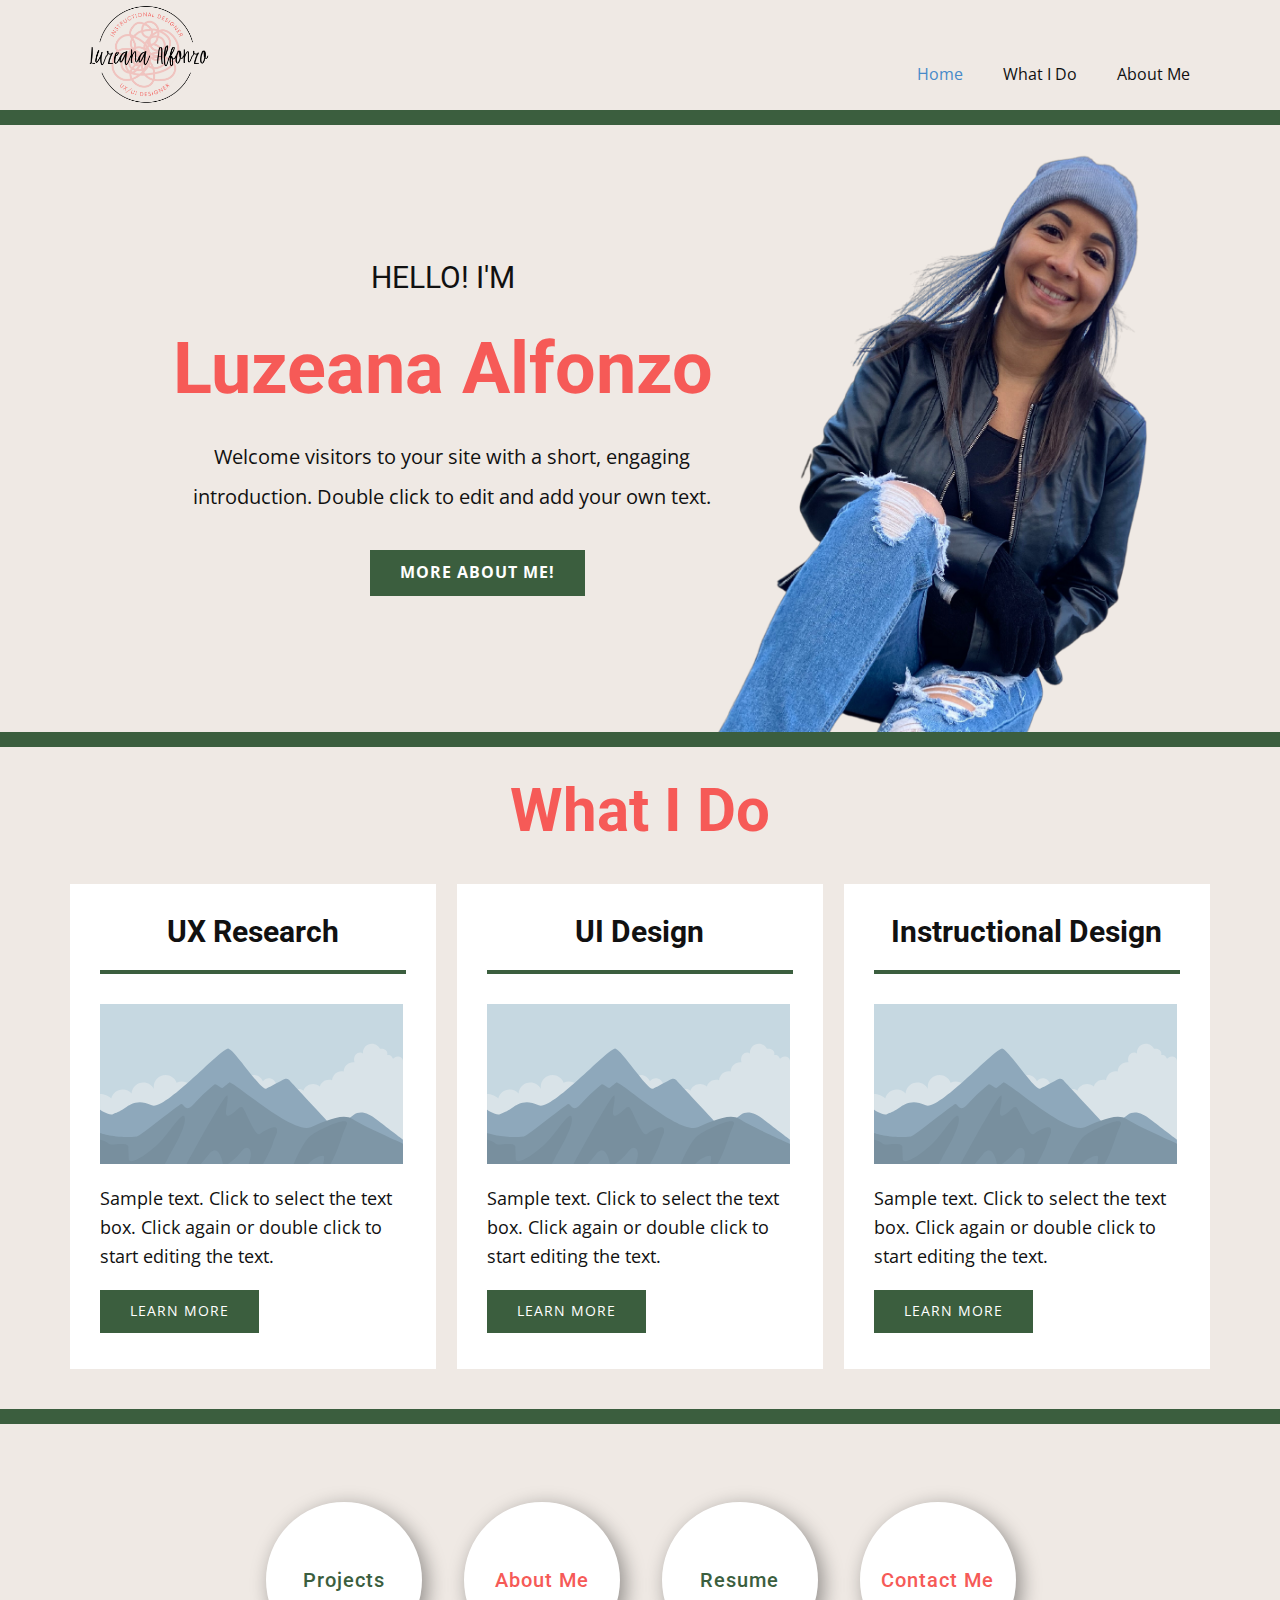
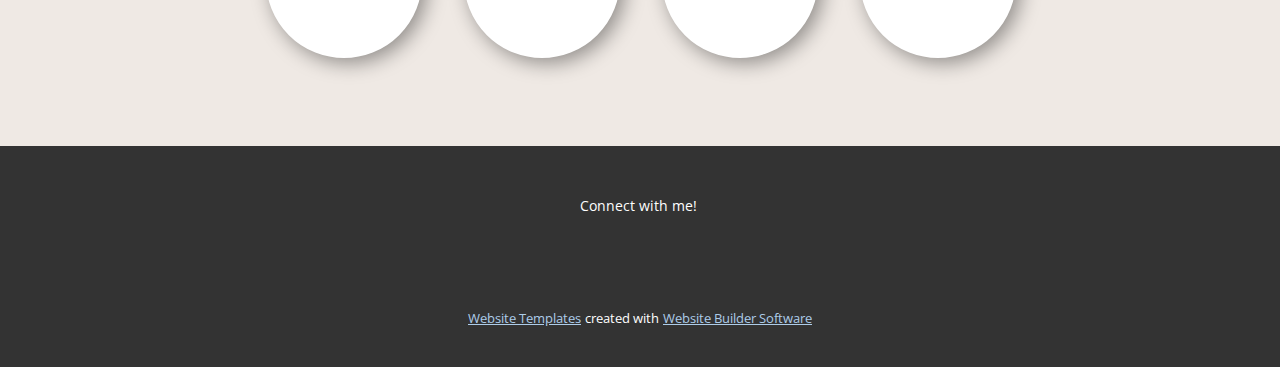
<file: index.html>
<!DOCTYPE html>
<html style="font-size: 16px;" lang="en"><head>
    <meta name="viewport" content="width=device-width, initial-scale=1.0">
    <meta charset="utf-8">
    <meta name="keywords" content="Luzeana Alfonzo, What I Do">
    <meta name="description" content="">
    <title>Home</title>
    <link rel="stylesheet" href="nicepage.css" media="screen">
<link rel="stylesheet" href="Home.css" media="screen">
    <script class="u-script" type="text/javascript" src="jquery.js" defer=""></script>
    <script class="u-script" type="text/javascript" src="nicepage.js" defer=""></script>
    <meta name="generator" content="Nicepage 5.19.3, nicepage.com">
    <link id="u-theme-google-font" rel="stylesheet" href="https://fonts.googleapis.com/css?family=Roboto:100,100i,300,300i,400,400i,500,500i,700,700i,900,900i|Open+Sans:300,300i,400,400i,500,500i,600,600i,700,700i,800,800i">
    
    
    
    
    
    
    
    
    <script type="application/ld+json">{
		"@context": "http://schema.org",
		"@type": "Organization",
		"name": "",
		"logo": "images/LOGO.png"
}</script>
    <meta name="theme-color" content="#478ac9">
    <meta property="og:title" content="Home">
    <meta property="og:type" content="website">
  <meta data-intl-tel-input-cdn-path="intlTelInput/"></head>
  <body data-home-page="Home.html" data-home-page-title="Home" data-path-to-root="./" class="u-body u-xl-mode" data-lang="en"><header class="u-clearfix u-custom-color-1 u-header u-header" id="sec-88bd"><div class="u-clearfix u-sheet u-valign-middle u-sheet-1">
        <a href="https://nicepage.com" class="u-image u-logo u-image-1" data-image-width="2304" data-image-height="1728">
          <img src="images/LOGO.png" class="u-logo-image u-logo-image-1">
        </a>
        <nav class="u-menu u-menu-one-level u-offcanvas u-menu-1">
          <div class="menu-collapse" style="font-size: 1rem; letter-spacing: 0px;">
            <a class="u-button-style u-custom-left-right-menu-spacing u-custom-padding-bottom u-custom-top-bottom-menu-spacing u-nav-link u-text-active-palette-1-base u-text-hover-palette-2-base" href="#">
              <svg class="u-svg-link" viewBox="0 0 24 24"><use xmlns:xlink="http://www.w3.org/1999/xlink" xlink:href="#menu-hamburger"></use></svg>
              <svg class="u-svg-content" version="1.1" id="menu-hamburger" viewBox="0 0 16 16" x="0px" y="0px" xmlns:xlink="http://www.w3.org/1999/xlink" xmlns="http://www.w3.org/2000/svg"><g><rect y="1" width="16" height="2"></rect><rect y="7" width="16" height="2"></rect><rect y="13" width="16" height="2"></rect>
</g></svg>
            </a>
          </div>
          <div class="u-custom-menu u-nav-container">
            <ul class="u-nav u-unstyled u-nav-1"><li class="u-nav-item"><a class="u-button-style u-nav-link u-text-active-palette-1-base u-text-hover-palette-2-base" href="Home.html" style="padding: 10px 20px;">Home</a>
</li><li class="u-nav-item"><a class="u-button-style u-nav-link u-text-active-palette-1-base u-text-hover-palette-2-base" href="What-I-Do.html" style="padding: 10px 20px;">What I Do</a>
</li><li class="u-nav-item"><a class="u-button-style u-nav-link u-text-active-palette-1-base u-text-hover-palette-2-base" href="About-Me.html" style="padding: 10px 20px;">About Me</a>
</li></ul>
          </div>
          <div class="u-custom-menu u-nav-container-collapse">
            <div class="u-black u-container-style u-inner-container-layout u-opacity u-opacity-95 u-sidenav">
              <div class="u-inner-container-layout u-sidenav-overflow">
                <div class="u-menu-close"></div>
                <ul class="u-align-center u-nav u-popupmenu-items u-unstyled u-nav-2"><li class="u-nav-item"><a class="u-button-style u-nav-link" href="Home.html">Home</a>
</li><li class="u-nav-item"><a class="u-button-style u-nav-link" href="What-I-Do.html">What I Do</a>
</li><li class="u-nav-item"><a class="u-button-style u-nav-link" href="About-Me.html">About Me</a>
</li></ul>
              </div>
            </div>
            <div class="u-black u-menu-overlay u-opacity u-opacity-70"></div>
          </div>
        </nav>
      </div></header>
    <section class="u-clearfix u-custom-color-2 u-section-1" id="sec-bf69">
      <div class="u-clearfix u-sheet u-sheet-1"></div>
    </section>
    <section class="u-align-center u-clearfix u-custom-color-1 u-section-2" id="carousel_a493">
      
      
      
      
      
      
      
      
      <div class="u-clearfix u-sheet u-sheet-1">
        <h1 class="u-text u-text-custom-color-3 u-text-1">Luzeana Alfonzo</h1>
        <p class="u-text u-text-2"> Welcome visitors to your site with a short, engaging introduction. Double click to edit and add your own text. </p>
        <img class="u-image u-image-default u-image-1" src="images/4.1.png" alt="" data-image-width="1267" data-image-height="1349">
        <h4 class="u-text u-text-3">Hello! I'M</h4>
        <a href="https://nicepage.cloud" class="u-border-none u-btn u-button-style u-custom-color-2 u-hover-custom-color-4 u-btn-1">More About Me!</a>
      </div>
    </section>
    <section class="u-clearfix u-custom-color-2 u-section-3" id="sec-3fc4">
      <div class="u-clearfix u-sheet u-sheet-1"></div>
    </section>
    <section class="u-clearfix u-custom-color-1 u-section-4" id="sec-2e48">
      <div class="u-clearfix u-sheet u-sheet-1">
        <h1 class="u-align-center u-text u-text-custom-color-3 u-text-1">What I Do</h1>
        <div class="u-expanded-width u-list u-list-1">
          <div class="u-repeater u-repeater-1">
            <div class="u-container-style u-list-item u-repeater-item u-video-cover u-white">
              <div class="u-container-layout u-similar-container u-container-layout-1">
                <h3 class="u-align-center u-text u-text-2">UX Research</h3>
                <div class="u-border-4 u-border-custom-color-2 u-expanded-width u-line u-line-horizontal u-line-1"></div>
                <img alt="" class="custom-expanded u-image u-image-default u-image-1" data-image-width="2000" data-image-height="1333" src="images/90fc53c9.svg">
                <p class="u-text u-text-default u-text-3">Sample text. Click to select the text box. Click again or double click to start editing the text.</p>
                <a href="" class="u-border-none u-btn u-button-style u-custom-color-2 u-hover-custom-color-4 u-btn-1">learn more</a>
              </div>
            </div>
            <div class="u-container-style u-list-item u-repeater-item u-video-cover u-white u-list-item-2">
              <div class="u-container-layout u-similar-container u-container-layout-2">
                <h3 class="u-align-center u-text u-text-4">UI Design</h3>
                <div class="u-border-4 u-border-custom-color-2 u-expanded-width u-line u-line-horizontal u-line-2"></div>
                <img alt="" class="custom-expanded u-image u-image-default u-image-2" data-image-width="2000" data-image-height="1333" src="images/90fc53c9.svg">
                <p class="u-text u-text-default u-text-5">Sample text. Click to select the text box. Click again or double click to start editing the text.</p>
                <a href="" class="u-border-none u-btn u-button-style u-custom-color-2 u-hover-custom-color-4 u-btn-2">learn more</a>
              </div>
            </div>
            <div class="u-container-style u-list-item u-repeater-item u-video-cover u-white u-list-item-3">
              <div class="u-container-layout u-similar-container u-container-layout-3">
                <h3 class="u-align-center u-text u-text-6">Instructional Design</h3>
                <div class="u-border-4 u-border-custom-color-2 u-expanded-width u-line u-line-horizontal u-line-3"></div>
                <img alt="" class="custom-expanded u-image u-image-default u-image-3" data-image-width="2000" data-image-height="1333" src="images/90fc53c9.svg">
                <p class="u-text u-text-default u-text-7">Sample text. Click to select the text box. Click again or double click to start editing the text.</p>
                <a href="" class="u-border-none u-btn u-button-style u-custom-color-2 u-hover-custom-color-4 u-btn-3">learn more</a>
              </div>
            </div>
          </div>
        </div>
      </div>
    </section>
    <section class="u-clearfix u-custom-color-2 u-section-5" id="sec-ac8f">
      <div class="u-clearfix u-sheet u-sheet-1"></div>
    </section>
    <section class="u-clearfix u-custom-color-1 u-section-6" id="sec-cc5a">
      <div class="u-clearfix u-sheet u-valign-middle u-sheet-1">
        <div class="custom-expanded u-align-center u-container-style u-group u-shape-rectangle u-group-1">
          <div class="u-container-layout u-container-layout-1">
            <div class="u-align-center u-border-4 u-border-white u-container-style u-group u-hover-feature u-shape-circle u-white u-group-2">
              <div class="u-container-layout u-valign-middle u-container-layout-2">
                <h5 class="u-hover-feature u-text u-text-default u-text-palette-1-base u-text-1">
                  <a class="u-active-none u-border-none u-btn u-button-link u-button-style u-hover-none u-none u-text-custom-color-2 u-btn-1" href="https://nicepage.com/joomla-templates">Projects</a>
                </h5>
              </div>
            </div>
            <div class="u-align-center u-border-4 u-border-white u-container-style u-group u-hover-feature u-shape-circle u-white u-group-3" data-animation-name="" data-animation-duration="0" data-animation-delay="0" data-animation-direction="">
              <div class="u-container-layout u-valign-middle u-container-layout-3">
                <h5 class="u-hover-feature u-text u-text-default u-text-palette-2-base u-text-2">
                  <a class="u-active-none u-border-none u-btn u-button-link u-button-style u-hover-none u-none u-text-custom-color-3 u-btn-2" href="https://nicepage.com/k/competition-website-templates">About Me</a>
                </h5>
              </div>
            </div>
            <div class="u-align-center u-border-4 u-border-white u-container-style u-group u-hover-feature u-shape-circle u-white u-group-4" data-animation-name="" data-animation-duration="0" data-animation-delay="0" data-animation-direction="">
              <div class="u-container-layout u-valign-middle u-container-layout-4">
                <h5 class="u-hover-feature u-text u-text-default u-text-palette-3-base u-text-3">
                  <a class="u-active-none u-border-none u-btn u-button-link u-button-style u-hover-none u-none u-text-custom-color-3 u-btn-3" href="https://nicepage.cc">Contact Me</a>
                </h5>
              </div>
            </div>
            <div class="u-align-center u-border-4 u-border-white u-container-style u-group u-hover-feature u-shape-circle u-white u-group-5" data-animation-name="" data-animation-duration="0" data-animation-delay="0" data-animation-direction="">
              <div class="u-container-layout u-valign-middle u-container-layout-5">
                <h5 class="u-hover-feature u-text u-text-default u-text-palette-2-base u-text-4">
                  <a class="u-active-none u-border-none u-btn u-button-link u-button-style u-hover-none u-none u-text-custom-color-2 u-btn-4" href="https://nicepage.com/k/test-website-templates">Resume</a>
                </h5>
              </div>
            </div>
          </div>
        </div>
      </div>
      
      
      
      
      
      
      
      
    </section>
    
    
    
    <footer class="u-align-center u-clearfix u-footer u-grey-80 u-footer" id="sec-2ef5"><div class="u-clearfix u-sheet u-sheet-1">
        <p class="u-small-text u-text u-text-variant u-text-1">Connect with me!&nbsp;</p>
      </div></footer>
    <section class="u-backlink u-clearfix u-grey-80">
      <a class="u-link" href="https://nicepage.com/website-templates" target="_blank">
        <span>Website Templates</span>
      </a>
      <p class="u-text">
        <span>created with</span>
      </p>
      <a class="u-link" href="" target="_blank">
        <span>Website Builder Software</span>
      </a>
      <!-- end of footer -->
    </section>
  
</body></html>
</file>
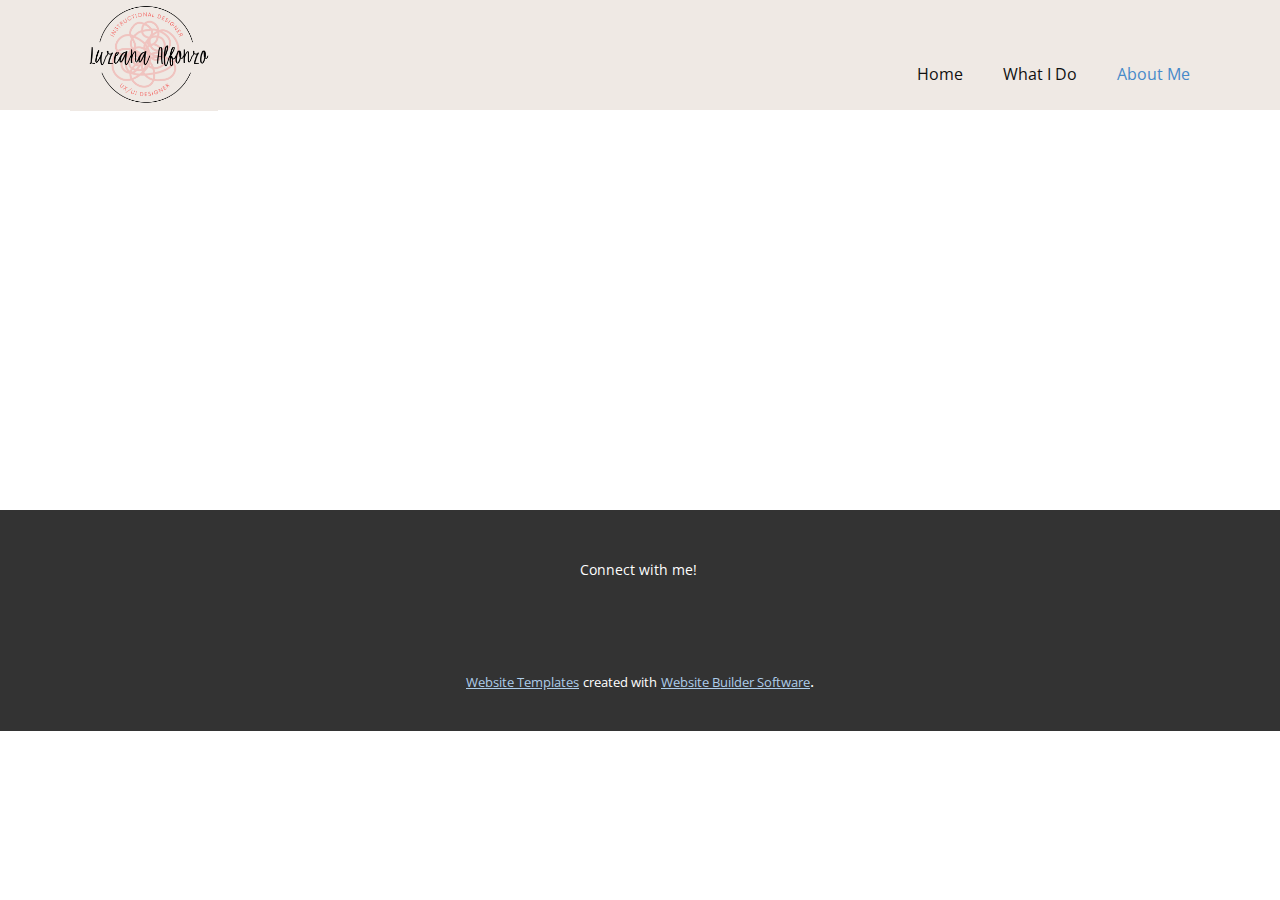
<file: About-Me.html>
<!DOCTYPE html>
<html style="font-size: 16px;" lang="en"><head>
    <meta name="viewport" content="width=device-width, initial-scale=1.0">
    <meta charset="utf-8">
    <meta name="keywords" content="">
    <meta name="description" content="">
    <title>About Me</title>
    <link rel="stylesheet" href="nicepage.css" media="screen">
<link rel="stylesheet" href="About-Me.css" media="screen">
    <script class="u-script" type="text/javascript" src="jquery.js" defer=""></script>
    <script class="u-script" type="text/javascript" src="nicepage.js" defer=""></script>
    <meta name="generator" content="Nicepage 5.19.3, nicepage.com">
    <link id="u-theme-google-font" rel="stylesheet" href="https://fonts.googleapis.com/css?family=Roboto:100,100i,300,300i,400,400i,500,500i,700,700i,900,900i|Open+Sans:300,300i,400,400i,500,500i,600,600i,700,700i,800,800i">
    
    
    
    <script type="application/ld+json">{
		"@context": "http://schema.org",
		"@type": "Organization",
		"name": "",
		"logo": "images/LOGO.png"
}</script>
    <meta name="theme-color" content="#478ac9">
    <meta property="og:title" content="About Me">
    <meta property="og:type" content="website">
  <meta data-intl-tel-input-cdn-path="intlTelInput/"></head>
  <body data-path-to-root="./" class="u-body u-xl-mode" data-lang="en"><header class="u-clearfix u-custom-color-1 u-header u-header" id="sec-88bd"><div class="u-clearfix u-sheet u-valign-middle u-sheet-1">
        <a href="https://nicepage.com" class="u-image u-logo u-image-1" data-image-width="2304" data-image-height="1728">
          <img src="images/LOGO.png" class="u-logo-image u-logo-image-1">
        </a>
        <nav class="u-menu u-menu-one-level u-offcanvas u-menu-1">
          <div class="menu-collapse" style="font-size: 1rem; letter-spacing: 0px;">
            <a class="u-button-style u-custom-left-right-menu-spacing u-custom-padding-bottom u-custom-top-bottom-menu-spacing u-nav-link u-text-active-palette-1-base u-text-hover-palette-2-base" href="#">
              <svg class="u-svg-link" viewBox="0 0 24 24"><use xmlns:xlink="http://www.w3.org/1999/xlink" xlink:href="#menu-hamburger"></use></svg>
              <svg class="u-svg-content" version="1.1" id="menu-hamburger" viewBox="0 0 16 16" x="0px" y="0px" xmlns:xlink="http://www.w3.org/1999/xlink" xmlns="http://www.w3.org/2000/svg"><g><rect y="1" width="16" height="2"></rect><rect y="7" width="16" height="2"></rect><rect y="13" width="16" height="2"></rect>
</g></svg>
            </a>
          </div>
          <div class="u-custom-menu u-nav-container">
            <ul class="u-nav u-unstyled u-nav-1"><li class="u-nav-item"><a class="u-button-style u-nav-link u-text-active-palette-1-base u-text-hover-palette-2-base" href="Home.html" style="padding: 10px 20px;">Home</a>
</li><li class="u-nav-item"><a class="u-button-style u-nav-link u-text-active-palette-1-base u-text-hover-palette-2-base" href="What-I-Do.html" style="padding: 10px 20px;">What I Do</a>
</li><li class="u-nav-item"><a class="u-button-style u-nav-link u-text-active-palette-1-base u-text-hover-palette-2-base" href="About-Me.html" style="padding: 10px 20px;">About Me</a>
</li></ul>
          </div>
          <div class="u-custom-menu u-nav-container-collapse">
            <div class="u-black u-container-style u-inner-container-layout u-opacity u-opacity-95 u-sidenav">
              <div class="u-inner-container-layout u-sidenav-overflow">
                <div class="u-menu-close"></div>
                <ul class="u-align-center u-nav u-popupmenu-items u-unstyled u-nav-2"><li class="u-nav-item"><a class="u-button-style u-nav-link" href="Home.html">Home</a>
</li><li class="u-nav-item"><a class="u-button-style u-nav-link" href="What-I-Do.html">What I Do</a>
</li><li class="u-nav-item"><a class="u-button-style u-nav-link" href="About-Me.html">About Me</a>
</li></ul>
              </div>
            </div>
            <div class="u-black u-menu-overlay u-opacity u-opacity-70"></div>
          </div>
        </nav>
      </div></header>
    <section class="u-clearfix u-section-1" id="sec-1cc6">
      <div class="u-clearfix u-sheet u-sheet-1"></div>
    </section>
    
    
    
    <footer class="u-align-center u-clearfix u-footer u-grey-80 u-footer" id="sec-2ef5"><div class="u-clearfix u-sheet u-sheet-1">
        <p class="u-small-text u-text u-text-variant u-text-1">Connect with me!&nbsp;</p>
      </div></footer>
    <section class="u-backlink u-clearfix u-grey-80">
      <a class="u-link" href="https://nicepage.com/website-templates" target="_blank">
        <span>Website Templates</span>
      </a>
      <p class="u-text">
        <span>created with</span>
      </p>
      <a class="u-link" href="" target="_blank">
        <span>Website Builder Software</span>
      </a>. 
    </section>
  
</body></html>
</file>
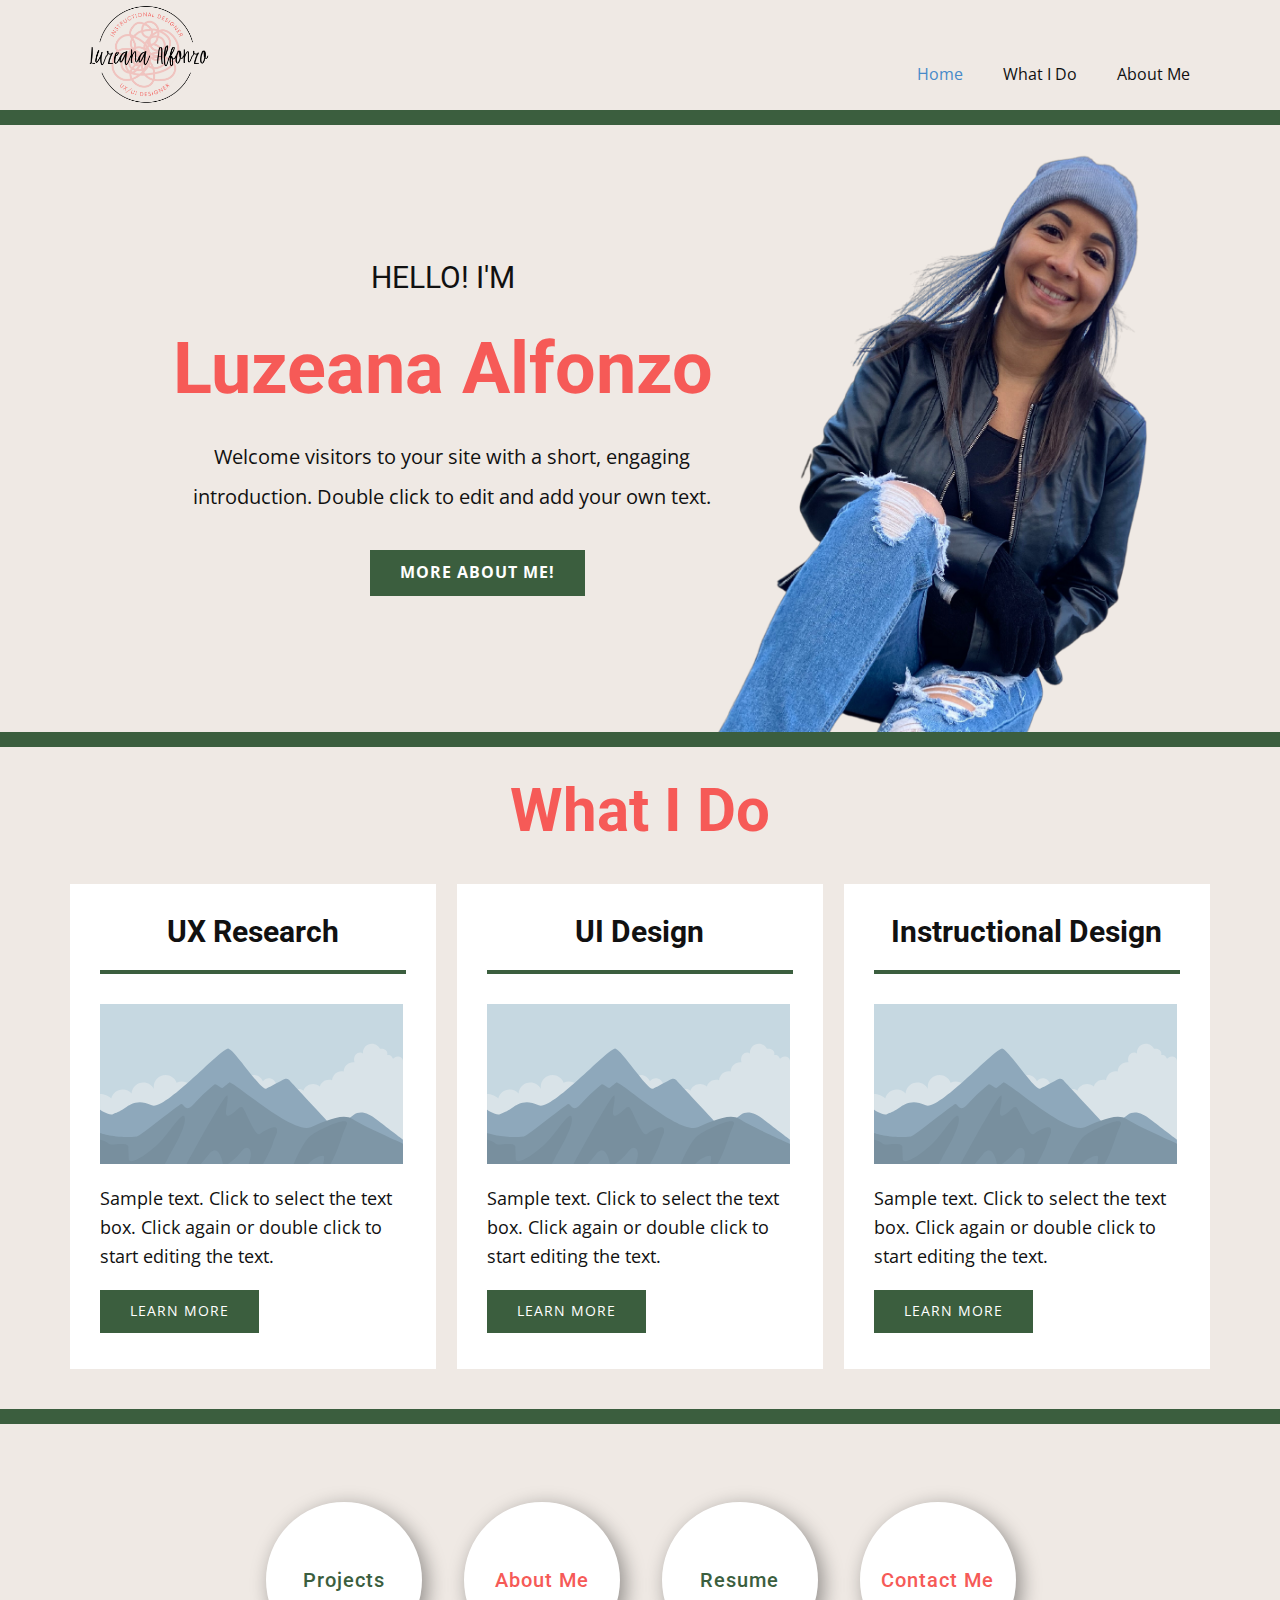
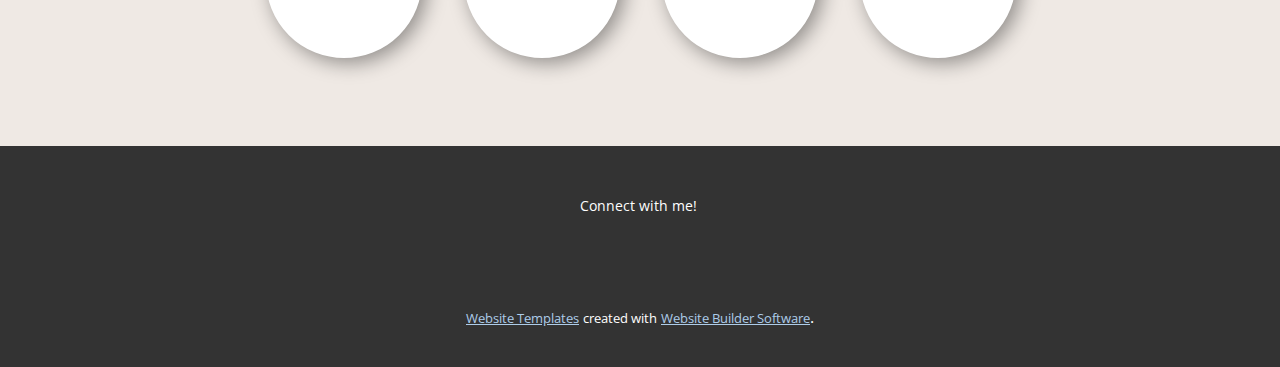
<file: Home.html>
<!DOCTYPE html>
<html style="font-size: 16px;" lang="en"><head>
    <meta name="viewport" content="width=device-width, initial-scale=1.0">
    <meta charset="utf-8">
    <meta name="keywords" content="Luzeana Alfonzo, What I Do">
    <meta name="description" content="">
    <title>Home</title>
    <link rel="stylesheet" href="nicepage.css" media="screen">
<link rel="stylesheet" href="Home.css" media="screen">
    <script class="u-script" type="text/javascript" src="jquery.js" defer=""></script>
    <script class="u-script" type="text/javascript" src="nicepage.js" defer=""></script>
    <meta name="generator" content="Nicepage 5.19.3, nicepage.com">
    <link id="u-theme-google-font" rel="stylesheet" href="https://fonts.googleapis.com/css?family=Roboto:100,100i,300,300i,400,400i,500,500i,700,700i,900,900i|Open+Sans:300,300i,400,400i,500,500i,600,600i,700,700i,800,800i">
    
    
    
    
    
    
    
    
    <script type="application/ld+json">{
		"@context": "http://schema.org",
		"@type": "Organization",
		"name": "",
		"logo": "images/LOGO.png"
}</script>
    <meta name="theme-color" content="#478ac9">
    <meta property="og:title" content="Home">
    <meta property="og:type" content="website">
  <meta data-intl-tel-input-cdn-path="intlTelInput/"></head>
  <body data-path-to-root="./" class="u-body u-xl-mode" data-lang="en"><header class="u-clearfix u-custom-color-1 u-header u-header" id="sec-88bd"><div class="u-clearfix u-sheet u-valign-middle u-sheet-1">
        <a href="https://nicepage.com" class="u-image u-logo u-image-1" data-image-width="2304" data-image-height="1728">
          <img src="images/LOGO.png" class="u-logo-image u-logo-image-1">
        </a>
        <nav class="u-menu u-menu-one-level u-offcanvas u-menu-1">
          <div class="menu-collapse" style="font-size: 1rem; letter-spacing: 0px;">
            <a class="u-button-style u-custom-left-right-menu-spacing u-custom-padding-bottom u-custom-top-bottom-menu-spacing u-nav-link u-text-active-palette-1-base u-text-hover-palette-2-base" href="#">
              <svg class="u-svg-link" viewBox="0 0 24 24"><use xmlns:xlink="http://www.w3.org/1999/xlink" xlink:href="#menu-hamburger"></use></svg>
              <svg class="u-svg-content" version="1.1" id="menu-hamburger" viewBox="0 0 16 16" x="0px" y="0px" xmlns:xlink="http://www.w3.org/1999/xlink" xmlns="http://www.w3.org/2000/svg"><g><rect y="1" width="16" height="2"></rect><rect y="7" width="16" height="2"></rect><rect y="13" width="16" height="2"></rect>
</g></svg>
            </a>
          </div>
          <div class="u-custom-menu u-nav-container">
            <ul class="u-nav u-unstyled u-nav-1"><li class="u-nav-item"><a class="u-button-style u-nav-link u-text-active-palette-1-base u-text-hover-palette-2-base" href="Home.html" style="padding: 10px 20px;">Home</a>
</li><li class="u-nav-item"><a class="u-button-style u-nav-link u-text-active-palette-1-base u-text-hover-palette-2-base" href="What-I-Do.html" style="padding: 10px 20px;">What I Do</a>
</li><li class="u-nav-item"><a class="u-button-style u-nav-link u-text-active-palette-1-base u-text-hover-palette-2-base" href="About-Me.html" style="padding: 10px 20px;">About Me</a>
</li></ul>
          </div>
          <div class="u-custom-menu u-nav-container-collapse">
            <div class="u-black u-container-style u-inner-container-layout u-opacity u-opacity-95 u-sidenav">
              <div class="u-inner-container-layout u-sidenav-overflow">
                <div class="u-menu-close"></div>
                <ul class="u-align-center u-nav u-popupmenu-items u-unstyled u-nav-2"><li class="u-nav-item"><a class="u-button-style u-nav-link" href="Home.html">Home</a>
</li><li class="u-nav-item"><a class="u-button-style u-nav-link" href="What-I-Do.html">What I Do</a>
</li><li class="u-nav-item"><a class="u-button-style u-nav-link" href="About-Me.html">About Me</a>
</li></ul>
              </div>
            </div>
            <div class="u-black u-menu-overlay u-opacity u-opacity-70"></div>
          </div>
        </nav>
      </div></header>
    <section class="u-clearfix u-custom-color-2 u-section-1" id="sec-bf69">
      <div class="u-clearfix u-sheet u-sheet-1"></div>
    </section>
    <section class="u-align-center u-clearfix u-custom-color-1 u-section-2" id="carousel_a493">
      
      
      
      
      
      
      
      
      <div class="u-clearfix u-sheet u-sheet-1">
        <h1 class="u-text u-text-custom-color-3 u-text-1">Luzeana Alfonzo</h1>
        <p class="u-text u-text-2"> Welcome visitors to your site with a short, engaging introduction. Double click to edit and add your own text. </p>
        <img class="u-image u-image-default u-image-1" src="images/4.1.png" alt="" data-image-width="1267" data-image-height="1349">
        <h4 class="u-text u-text-3">Hello! I'M</h4>
        <a href="https://nicepage.cloud" class="u-border-none u-btn u-button-style u-custom-color-2 u-hover-custom-color-4 u-btn-1">More About Me!</a>
      </div>
    </section>
    <section class="u-clearfix u-custom-color-2 u-section-3" id="sec-3fc4">
      <div class="u-clearfix u-sheet u-sheet-1"></div>
    </section>
    <section class="u-clearfix u-custom-color-1 u-section-4" id="sec-2e48">
      <div class="u-clearfix u-sheet u-sheet-1">
        <h1 class="u-align-center u-text u-text-custom-color-3 u-text-1">What I Do</h1>
        <div class="u-expanded-width u-list u-list-1">
          <div class="u-repeater u-repeater-1">
            <div class="u-container-style u-list-item u-repeater-item u-video-cover u-white">
              <div class="u-container-layout u-similar-container u-container-layout-1">
                <h3 class="u-align-center u-text u-text-2">UX Research</h3>
                <div class="u-border-4 u-border-custom-color-2 u-expanded-width u-line u-line-horizontal u-line-1"></div>
                <img alt="" class="custom-expanded u-image u-image-default u-image-1" data-image-width="2000" data-image-height="1333" src="images/90fc53c9.svg">
                <p class="u-text u-text-default u-text-3">Sample text. Click to select the text box. Click again or double click to start editing the text.</p>
                <a href="" class="u-border-none u-btn u-button-style u-custom-color-2 u-hover-custom-color-4 u-btn-1">learn more</a>
              </div>
            </div>
            <div class="u-container-style u-list-item u-repeater-item u-video-cover u-white u-list-item-2">
              <div class="u-container-layout u-similar-container u-container-layout-2">
                <h3 class="u-align-center u-text u-text-4">UI Design</h3>
                <div class="u-border-4 u-border-custom-color-2 u-expanded-width u-line u-line-horizontal u-line-2"></div>
                <img alt="" class="custom-expanded u-image u-image-default u-image-2" data-image-width="2000" data-image-height="1333" src="images/90fc53c9.svg">
                <p class="u-text u-text-default u-text-5">Sample text. Click to select the text box. Click again or double click to start editing the text.</p>
                <a href="" class="u-border-none u-btn u-button-style u-custom-color-2 u-hover-custom-color-4 u-btn-2">learn more</a>
              </div>
            </div>
            <div class="u-container-style u-list-item u-repeater-item u-video-cover u-white u-list-item-3">
              <div class="u-container-layout u-similar-container u-container-layout-3">
                <h3 class="u-align-center u-text u-text-6">Instructional Design</h3>
                <div class="u-border-4 u-border-custom-color-2 u-expanded-width u-line u-line-horizontal u-line-3"></div>
                <img alt="" class="custom-expanded u-image u-image-default u-image-3" data-image-width="2000" data-image-height="1333" src="images/90fc53c9.svg">
                <p class="u-text u-text-default u-text-7">Sample text. Click to select the text box. Click again or double click to start editing the text.</p>
                <a href="" class="u-border-none u-btn u-button-style u-custom-color-2 u-hover-custom-color-4 u-btn-3">learn more</a>
              </div>
            </div>
          </div>
        </div>
      </div>
    </section>
    <section class="u-clearfix u-custom-color-2 u-section-5" id="sec-ac8f">
      <div class="u-clearfix u-sheet u-sheet-1"></div>
    </section>
    <section class="u-clearfix u-custom-color-1 u-section-6" id="sec-cc5a">
      <div class="u-clearfix u-sheet u-valign-middle u-sheet-1">
        <div class="custom-expanded u-align-center u-container-style u-group u-shape-rectangle u-group-1">
          <div class="u-container-layout u-container-layout-1">
            <div class="u-align-center u-border-4 u-border-white u-container-style u-group u-hover-feature u-shape-circle u-white u-group-2">
              <div class="u-container-layout u-valign-middle u-container-layout-2">
                <h5 class="u-hover-feature u-text u-text-default u-text-palette-1-base u-text-1">
                  <a class="u-active-none u-border-none u-btn u-button-link u-button-style u-hover-none u-none u-text-custom-color-2 u-btn-1" href="https://nicepage.com/joomla-templates">Projects</a>
                </h5>
              </div>
            </div>
            <div class="u-align-center u-border-4 u-border-white u-container-style u-group u-hover-feature u-shape-circle u-white u-group-3" data-animation-name="" data-animation-duration="0" data-animation-delay="0" data-animation-direction="">
              <div class="u-container-layout u-valign-middle u-container-layout-3">
                <h5 class="u-hover-feature u-text u-text-default u-text-palette-2-base u-text-2">
                  <a class="u-active-none u-border-none u-btn u-button-link u-button-style u-hover-none u-none u-text-custom-color-3 u-btn-2" href="https://nicepage.com/k/competition-website-templates">About Me</a>
                </h5>
              </div>
            </div>
            <div class="u-align-center u-border-4 u-border-white u-container-style u-group u-hover-feature u-shape-circle u-white u-group-4" data-animation-name="" data-animation-duration="0" data-animation-delay="0" data-animation-direction="">
              <div class="u-container-layout u-valign-middle u-container-layout-4">
                <h5 class="u-hover-feature u-text u-text-default u-text-palette-3-base u-text-3">
                  <a class="u-active-none u-border-none u-btn u-button-link u-button-style u-hover-none u-none u-text-custom-color-3 u-btn-3" href="https://nicepage.cc">Contact Me</a>
                </h5>
              </div>
            </div>
            <div class="u-align-center u-border-4 u-border-white u-container-style u-group u-hover-feature u-shape-circle u-white u-group-5" data-animation-name="" data-animation-duration="0" data-animation-delay="0" data-animation-direction="">
              <div class="u-container-layout u-valign-middle u-container-layout-5">
                <h5 class="u-hover-feature u-text u-text-default u-text-palette-2-base u-text-4">
                  <a class="u-active-none u-border-none u-btn u-button-link u-button-style u-hover-none u-none u-text-custom-color-2 u-btn-4" href="https://nicepage.com/k/test-website-templates">Resume</a>
                </h5>
              </div>
            </div>
          </div>
        </div>
      </div>
      
      
      
      
      
      
      
      
    </section>
    
    
    
    <footer class="u-align-center u-clearfix u-footer u-grey-80 u-footer" id="sec-2ef5"><div class="u-clearfix u-sheet u-sheet-1">
        <p class="u-small-text u-text u-text-variant u-text-1">Connect with me!&nbsp;</p>
      </div></footer>
    <section class="u-backlink u-clearfix u-grey-80">
      <a class="u-link" href="https://nicepage.com/website-templates" target="_blank">
        <span>Website Templates</span>
      </a>
      <p class="u-text">
        <span>created with</span>
      </p>
      <a class="u-link" href="" target="_blank">
        <span>Website Builder Software</span>
      </a>. 
    </section>
  
</body></html>
</file>
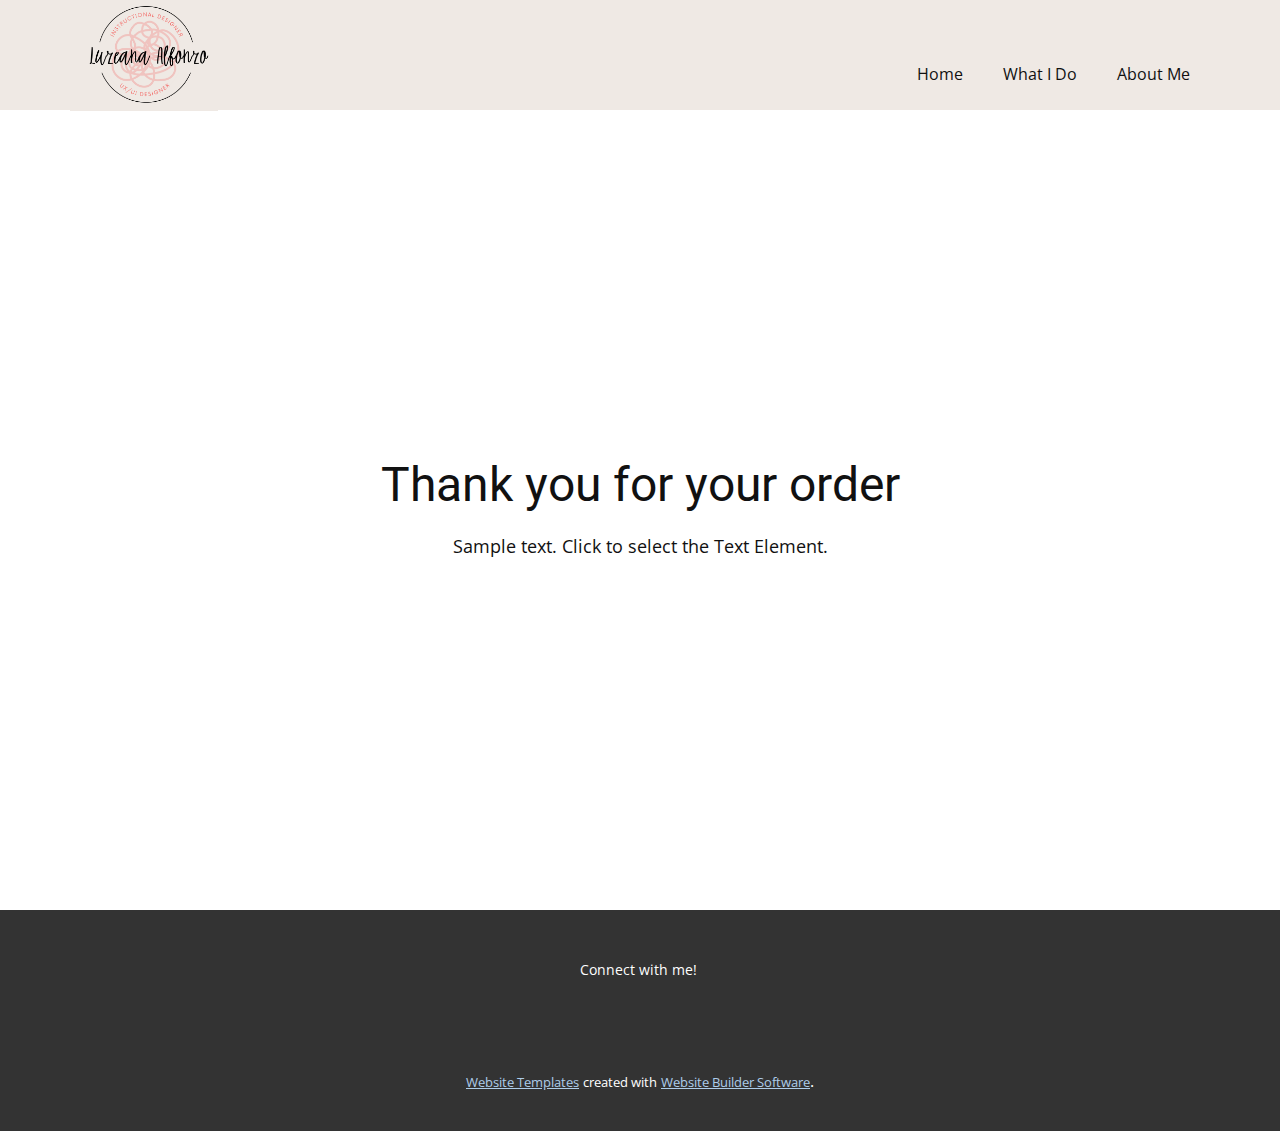
<file: thank-you-page.html>
<!DOCTYPE html>
<html style="font-size: 16px;" lang="en"><head>
    <meta name="viewport" content="width=device-width, initial-scale=1.0">
    <meta charset="utf-8">
    <meta name="keywords" content="Thank you for your order">
    <meta name="description" content="">
    <title>Thank You Page Template</title>
    <link rel="stylesheet" href="nicepage.css" media="screen">
<link rel="stylesheet" href="Thank-You-Page-Template.css" media="screen">
    <script class="u-script" type="text/javascript" src="jquery.js" defer=""></script>
    <script class="u-script" type="text/javascript" src="nicepage.js" defer=""></script>
    <meta name="generator" content="Nicepage 5.19.3, nicepage.com">
    <link id="u-theme-google-font" rel="stylesheet" href="https://fonts.googleapis.com/css?family=Roboto:100,100i,300,300i,400,400i,500,500i,700,700i,900,900i|Open+Sans:300,300i,400,400i,500,500i,600,600i,700,700i,800,800i">
    
    
    
    <script type="application/ld+json">{
		"@context": "http://schema.org",
		"@type": "Organization",
		"name": "",
		"logo": "images/LOGO.png"
}</script>
    <meta name="theme-color" content="#478ac9">
    <meta property="og:title" content="Thank You Page Template">
    <meta property="og:type" content="website">
  <meta data-intl-tel-input-cdn-path="intlTelInput/"></head>
  <body data-path-to-root="./" class="u-body u-xl-mode" data-lang="en"><header class="u-clearfix u-custom-color-1 u-header u-header" id="sec-88bd"><div class="u-clearfix u-sheet u-valign-middle u-sheet-1">
        <a href="https://nicepage.com" class="u-image u-logo u-image-1" data-image-width="2304" data-image-height="1728">
          <img src="images/LOGO.png" class="u-logo-image u-logo-image-1">
        </a>
        <nav class="u-menu u-menu-one-level u-offcanvas u-menu-1">
          <div class="menu-collapse" style="font-size: 1rem; letter-spacing: 0px;">
            <a class="u-button-style u-custom-left-right-menu-spacing u-custom-padding-bottom u-custom-top-bottom-menu-spacing u-nav-link u-text-active-palette-1-base u-text-hover-palette-2-base" href="#">
              <svg class="u-svg-link" viewBox="0 0 24 24"><use xmlns:xlink="http://www.w3.org/1999/xlink" xlink:href="#menu-hamburger"></use></svg>
              <svg class="u-svg-content" version="1.1" id="menu-hamburger" viewBox="0 0 16 16" x="0px" y="0px" xmlns:xlink="http://www.w3.org/1999/xlink" xmlns="http://www.w3.org/2000/svg"><g><rect y="1" width="16" height="2"></rect><rect y="7" width="16" height="2"></rect><rect y="13" width="16" height="2"></rect>
</g></svg>
            </a>
          </div>
          <div class="u-custom-menu u-nav-container">
            <ul class="u-nav u-unstyled u-nav-1"><li class="u-nav-item"><a class="u-button-style u-nav-link u-text-active-palette-1-base u-text-hover-palette-2-base" href="Home.html" style="padding: 10px 20px;">Home</a>
</li><li class="u-nav-item"><a class="u-button-style u-nav-link u-text-active-palette-1-base u-text-hover-palette-2-base" href="What-I-Do.html" style="padding: 10px 20px;">What I Do</a>
</li><li class="u-nav-item"><a class="u-button-style u-nav-link u-text-active-palette-1-base u-text-hover-palette-2-base" href="About-Me.html" style="padding: 10px 20px;">About Me</a>
</li></ul>
          </div>
          <div class="u-custom-menu u-nav-container-collapse">
            <div class="u-black u-container-style u-inner-container-layout u-opacity u-opacity-95 u-sidenav">
              <div class="u-inner-container-layout u-sidenav-overflow">
                <div class="u-menu-close"></div>
                <ul class="u-align-center u-nav u-popupmenu-items u-unstyled u-nav-2"><li class="u-nav-item"><a class="u-button-style u-nav-link" href="Home.html">Home</a>
</li><li class="u-nav-item"><a class="u-button-style u-nav-link" href="What-I-Do.html">What I Do</a>
</li><li class="u-nav-item"><a class="u-button-style u-nav-link" href="About-Me.html">About Me</a>
</li></ul>
              </div>
            </div>
            <div class="u-black u-menu-overlay u-opacity u-opacity-70"></div>
          </div>
        </nav>
      </div></header>
    <section class="u-align-center u-clearfix u-container-align-center u-section-1" id="sec-7a17">
      <div class="u-clearfix u-sheet u-valign-middle u-sheet-1">
        <h2 class="u-align-center u-text u-text-default u-text-1"> Thank you for your order</h2>
        <p class="u-align-center u-text u-text-default u-text-2">Sample text. Click to select the Text Element.</p>
      </div>
    </section>
    
    
    
    <footer class="u-align-center u-clearfix u-footer u-grey-80 u-footer" id="sec-2ef5"><div class="u-clearfix u-sheet u-sheet-1">
        <p class="u-small-text u-text u-text-variant u-text-1">Connect with me!&nbsp;</p>
      </div></footer>
    <section class="u-backlink u-clearfix u-grey-80">
      <a class="u-link" href="https://nicepage.com/website-templates" target="_blank">
        <span>Website Templates</span>
      </a>
      <p class="u-text">
        <span>created with</span>
      </p>
      <a class="u-link" href="" target="_blank">
        <span>Website Builder Software</span>
      </a>. 
    </section>
  
</body></html>
</file>
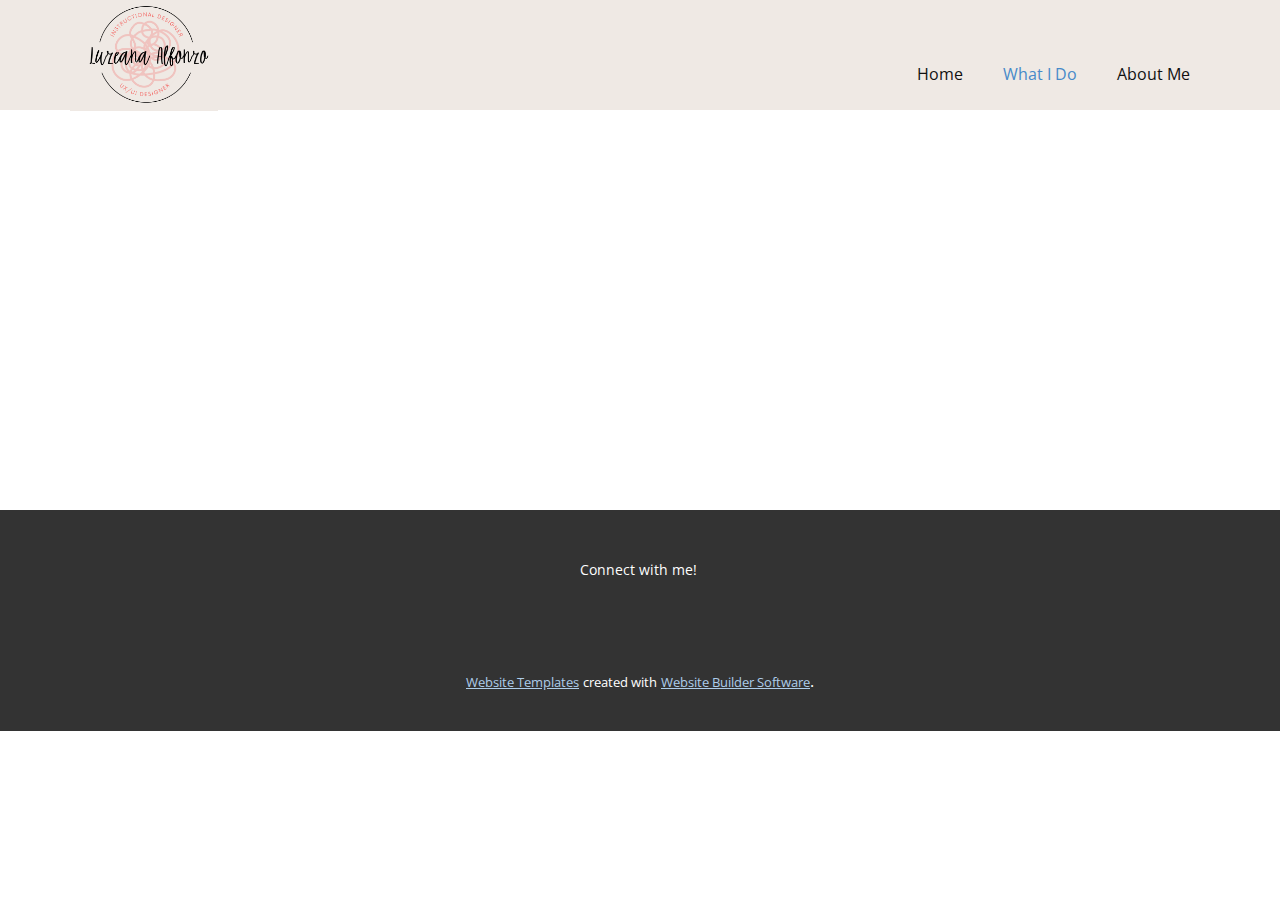
<file: What-I-Do.html>
<!DOCTYPE html>
<html style="font-size: 16px;" lang="en"><head>
    <meta name="viewport" content="width=device-width, initial-scale=1.0">
    <meta charset="utf-8">
    <meta name="keywords" content="">
    <meta name="description" content="">
    <title>What I Do</title>
    <link rel="stylesheet" href="nicepage.css" media="screen">
<link rel="stylesheet" href="What-I-Do.css" media="screen">
    <script class="u-script" type="text/javascript" src="jquery.js" defer=""></script>
    <script class="u-script" type="text/javascript" src="nicepage.js" defer=""></script>
    <meta name="generator" content="Nicepage 5.19.3, nicepage.com">
    <link id="u-theme-google-font" rel="stylesheet" href="https://fonts.googleapis.com/css?family=Roboto:100,100i,300,300i,400,400i,500,500i,700,700i,900,900i|Open+Sans:300,300i,400,400i,500,500i,600,600i,700,700i,800,800i">
    
    
    
    <script type="application/ld+json">{
		"@context": "http://schema.org",
		"@type": "Organization",
		"name": "",
		"logo": "images/LOGO.png"
}</script>
    <meta name="theme-color" content="#478ac9">
    <meta property="og:title" content="What I Do">
    <meta property="og:type" content="website">
  <meta data-intl-tel-input-cdn-path="intlTelInput/"></head>
  <body data-path-to-root="./" class="u-body u-xl-mode" data-lang="en"><header class="u-clearfix u-custom-color-1 u-header u-header" id="sec-88bd"><div class="u-clearfix u-sheet u-valign-middle u-sheet-1">
        <a href="https://nicepage.com" class="u-image u-logo u-image-1" data-image-width="2304" data-image-height="1728">
          <img src="images/LOGO.png" class="u-logo-image u-logo-image-1">
        </a>
        <nav class="u-menu u-menu-one-level u-offcanvas u-menu-1">
          <div class="menu-collapse" style="font-size: 1rem; letter-spacing: 0px;">
            <a class="u-button-style u-custom-left-right-menu-spacing u-custom-padding-bottom u-custom-top-bottom-menu-spacing u-nav-link u-text-active-palette-1-base u-text-hover-palette-2-base" href="#">
              <svg class="u-svg-link" viewBox="0 0 24 24"><use xmlns:xlink="http://www.w3.org/1999/xlink" xlink:href="#menu-hamburger"></use></svg>
              <svg class="u-svg-content" version="1.1" id="menu-hamburger" viewBox="0 0 16 16" x="0px" y="0px" xmlns:xlink="http://www.w3.org/1999/xlink" xmlns="http://www.w3.org/2000/svg"><g><rect y="1" width="16" height="2"></rect><rect y="7" width="16" height="2"></rect><rect y="13" width="16" height="2"></rect>
</g></svg>
            </a>
          </div>
          <div class="u-custom-menu u-nav-container">
            <ul class="u-nav u-unstyled u-nav-1"><li class="u-nav-item"><a class="u-button-style u-nav-link u-text-active-palette-1-base u-text-hover-palette-2-base" href="Home.html" style="padding: 10px 20px;">Home</a>
</li><li class="u-nav-item"><a class="u-button-style u-nav-link u-text-active-palette-1-base u-text-hover-palette-2-base" href="What-I-Do.html" style="padding: 10px 20px;">What I Do</a>
</li><li class="u-nav-item"><a class="u-button-style u-nav-link u-text-active-palette-1-base u-text-hover-palette-2-base" href="About-Me.html" style="padding: 10px 20px;">About Me</a>
</li></ul>
          </div>
          <div class="u-custom-menu u-nav-container-collapse">
            <div class="u-black u-container-style u-inner-container-layout u-opacity u-opacity-95 u-sidenav">
              <div class="u-inner-container-layout u-sidenav-overflow">
                <div class="u-menu-close"></div>
                <ul class="u-align-center u-nav u-popupmenu-items u-unstyled u-nav-2"><li class="u-nav-item"><a class="u-button-style u-nav-link" href="Home.html">Home</a>
</li><li class="u-nav-item"><a class="u-button-style u-nav-link" href="What-I-Do.html">What I Do</a>
</li><li class="u-nav-item"><a class="u-button-style u-nav-link" href="About-Me.html">About Me</a>
</li></ul>
              </div>
            </div>
            <div class="u-black u-menu-overlay u-opacity u-opacity-70"></div>
          </div>
        </nav>
      </div></header>
    <section class="u-clearfix u-section-1" id="sec-d5c5">
      <div class="u-clearfix u-sheet u-sheet-1"></div>
    </section>
    
    
    
    <footer class="u-align-center u-clearfix u-footer u-grey-80 u-footer" id="sec-2ef5"><div class="u-clearfix u-sheet u-sheet-1">
        <p class="u-small-text u-text u-text-variant u-text-1">Connect with me!&nbsp;</p>
      </div></footer>
    <section class="u-backlink u-clearfix u-grey-80">
      <a class="u-link" href="https://nicepage.com/website-templates" target="_blank">
        <span>Website Templates</span>
      </a>
      <p class="u-text">
        <span>created with</span>
      </p>
      <a class="u-link" href="" target="_blank">
        <span>Website Builder Software</span>
      </a>. 
    </section>
  
</body></html>
</file>
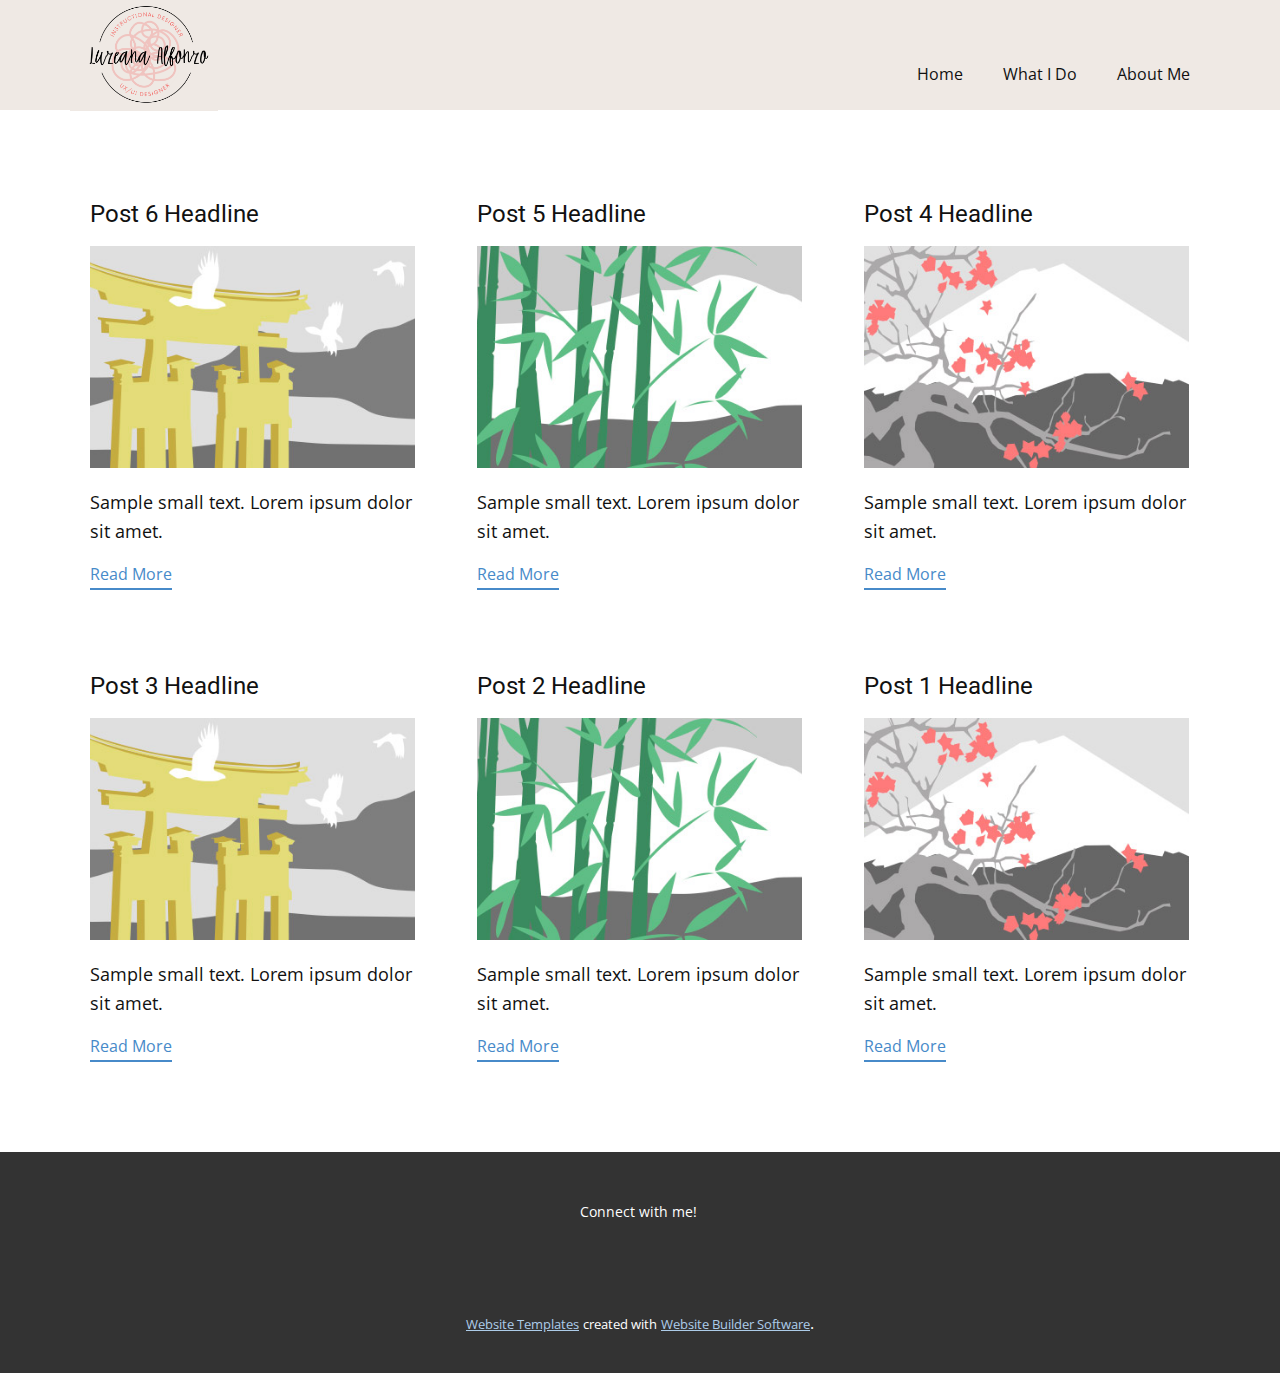
<file: blog/blog.html>
<!DOCTYPE html>
<html style="font-size: 16px;" lang="en"><head>
    <meta name="viewport" content="width=device-width, initial-scale=1.0">
    <meta charset="utf-8">
    <meta name="keywords" content="">
    <meta name="description" content="">
    <title>Blog</title>
    <link rel="stylesheet" href="../nicepage.css" media="screen">
<link rel="stylesheet" href="../Blog-Template.css" media="screen">
    <script class="u-script" type="text/javascript" src="../jquery.js" defer=""></script>
    <script class="u-script" type="text/javascript" src="../nicepage.js" defer=""></script>
    <meta name="generator" content="Nicepage 5.19.3, nicepage.com">
    <link id="u-theme-google-font" rel="stylesheet" href="https://fonts.googleapis.com/css?family=Roboto:100,100i,300,300i,400,400i,500,500i,700,700i,900,900i|Open+Sans:300,300i,400,400i,500,500i,600,600i,700,700i,800,800i">
    
    
    
    <script type="application/ld+json">{
		"@context": "http://schema.org",
		"@type": "Organization",
		"name": "",
		"logo": "images/LOGO.png"
}</script>
    <meta name="theme-color" content="#478ac9">
  <meta data-intl-tel-input-cdn-path="intlTelInput/"></head>
  <body data-path-to-root="./" class="u-body u-xl-mode" data-lang="en"><header class="u-clearfix u-custom-color-1 u-header u-header" id="sec-88bd"><div class="u-clearfix u-sheet u-valign-middle u-sheet-1">
        <a href="https://nicepage.com" class="u-image u-logo u-image-1" data-image-width="2304" data-image-height="1728">
          <img src="../images/LOGO.png" class="u-logo-image u-logo-image-1">
        </a>
        <nav class="u-menu u-menu-one-level u-offcanvas u-menu-1">
          <div class="menu-collapse" style="font-size: 1rem; letter-spacing: 0px;">
            <a class="u-button-style u-custom-left-right-menu-spacing u-custom-padding-bottom u-custom-top-bottom-menu-spacing u-nav-link u-text-active-palette-1-base u-text-hover-palette-2-base" href="#">
              <svg class="u-svg-link" viewBox="0 0 24 24"><use xmlns:xlink="http://www.w3.org/1999/xlink" xlink:href="#menu-hamburger"></use></svg>
              <svg class="u-svg-content" version="1.1" id="menu-hamburger" viewBox="0 0 16 16" x="0px" y="0px" xmlns:xlink="http://www.w3.org/1999/xlink" xmlns="http://www.w3.org/2000/svg"><g><rect y="1" width="16" height="2"></rect><rect y="7" width="16" height="2"></rect><rect y="13" width="16" height="2"></rect>
</g></svg>
            </a>
          </div>
          <div class="u-custom-menu u-nav-container">
            <ul class="u-nav u-unstyled u-nav-1"><li class="u-nav-item"><a class="u-button-style u-nav-link u-text-active-palette-1-base u-text-hover-palette-2-base" href="../Home.html" style="padding: 10px 20px;">Home</a>
</li><li class="u-nav-item"><a class="u-button-style u-nav-link u-text-active-palette-1-base u-text-hover-palette-2-base" href="../What-I-Do.html" style="padding: 10px 20px;">What I Do</a>
</li><li class="u-nav-item"><a class="u-button-style u-nav-link u-text-active-palette-1-base u-text-hover-palette-2-base" href="../About-Me.html" style="padding: 10px 20px;">About Me</a>
</li></ul>
          </div>
          <div class="u-custom-menu u-nav-container-collapse">
            <div class="u-black u-container-style u-inner-container-layout u-opacity u-opacity-95 u-sidenav">
              <div class="u-inner-container-layout u-sidenav-overflow">
                <div class="u-menu-close"></div>
                <ul class="u-align-center u-nav u-popupmenu-items u-unstyled u-nav-2"><li class="u-nav-item"><a class="u-button-style u-nav-link" href="../Home.html">Home</a>
</li><li class="u-nav-item"><a class="u-button-style u-nav-link" href="../What-I-Do.html">What I Do</a>
</li><li class="u-nav-item"><a class="u-button-style u-nav-link" href="../About-Me.html">About Me</a>
</li></ul>
              </div>
            </div>
            <div class="u-black u-menu-overlay u-opacity u-opacity-70"></div>
          </div>
        </nav>
      </div></header>
    <section class="u-clearfix u-section-1" id="sec-81ce">
      <div class="u-clearfix u-sheet u-valign-middle u-sheet-1"><!--blog--><!--blog_options_json--><!--{"type":"Recent","source":"","tags":"","count":""}--><!--/blog_options_json-->
        <div class="u-blog u-expanded-width u-repeater u-repeater-1"><!--blog_post-->
          <div class="u-blog-post u-container-style u-repeater-item u-white u-repeater-item-1">
            <div class="u-container-layout u-similar-container u-valign-top u-container-layout-1"><!--blog_post_header-->
              <h4 class="u-blog-control u-text u-text-1">
                <a class="u-post-header-link" href="../blog/post-5.html">Post 6 Headline</a>
              </h4><!--/blog_post_header--><!--blog_post_image-->
              <a class="u-post-header-link" href="../blog/post-5.html"><img alt="" class="u-blog-control u-expanded-width u-image u-image-default u-image-1" src="../images/8ad73f3c.jpeg"></a><!--/blog_post_image--><!--blog_post_content-->
              <div class="u-blog-control u-post-content u-text u-text-2 fr-view">Sample small text. Lorem ipsum dolor sit amet.</div><!--/blog_post_content--><!--blog_post_readmore-->
              <a href="../blog/post-5.html" class="u-blog-control u-border-2 u-border-palette-1-base u-btn u-btn-rectangle u-button-style u-none u-btn-1"><!--blog_post_readmore_content--><!--options_json--><!--{"content":"","defaultValue":"Read More"}--><!--/options_json-->Read More<!--/blog_post_readmore_content--></a><!--/blog_post_readmore-->
            </div>
          </div><div class="u-blog-post u-container-style u-repeater-item u-video-cover u-white">
            <div class="u-container-layout u-similar-container u-valign-top u-container-layout-2"><!--blog_post_header-->
              <h4 class="u-blog-control u-text u-text-3">
                <a class="u-post-header-link" href="../blog/post-4.html">Post 5 Headline</a>
              </h4><!--/blog_post_header--><!--blog_post_image-->
              <a class="u-post-header-link" href="../blog/post-4.html"><img alt="" class="u-blog-control u-expanded-width u-image u-image-default u-image-2" src="../images/68f64b9d.jpeg"></a><!--/blog_post_image--><!--blog_post_content-->
              <div class="u-blog-control u-post-content u-text u-text-4 fr-view">Sample small text. Lorem ipsum dolor sit amet.</div><!--/blog_post_content--><!--blog_post_readmore-->
              <a href="../blog/post-4.html" class="u-blog-control u-border-2 u-border-palette-1-base u-btn u-btn-rectangle u-button-style u-none u-btn-2"><!--blog_post_readmore_content--><!--options_json--><!--{"content":"","defaultValue":"Read More"}--><!--/options_json-->Read More<!--/blog_post_readmore_content--></a><!--/blog_post_readmore-->
            </div>
          </div><div class="u-blog-post u-container-style u-repeater-item u-video-cover u-white">
            <div class="u-container-layout u-similar-container u-valign-top u-container-layout-3"><!--blog_post_header-->
              <h4 class="u-blog-control u-text u-text-5">
                <a class="u-post-header-link" href="../blog/post-3.html">Post 4 Headline</a>
              </h4><!--/blog_post_header--><!--blog_post_image-->
              <a class="u-post-header-link" href="../blog/post-3.html"><img alt="" class="u-blog-control u-expanded-width u-image u-image-default u-image-3" src="../images/0fd3416c.jpeg"></a><!--/blog_post_image--><!--blog_post_content-->
              <div class="u-blog-control u-post-content u-text u-text-6 fr-view">Sample small text. Lorem ipsum dolor sit amet.</div><!--/blog_post_content--><!--blog_post_readmore-->
              <a href="../blog/post-3.html" class="u-blog-control u-border-2 u-border-palette-1-base u-btn u-btn-rectangle u-button-style u-none u-btn-3"><!--blog_post_readmore_content--><!--options_json--><!--{"content":"","defaultValue":"Read More"}--><!--/options_json-->Read More<!--/blog_post_readmore_content--></a><!--/blog_post_readmore-->
            </div>
          </div><div class="u-blog-post u-container-style u-repeater-item u-white u-repeater-item-1">
            <div class="u-container-layout u-similar-container u-valign-top u-container-layout-1"><!--blog_post_header-->
              <h4 class="u-blog-control u-text u-text-1">
                <a class="u-post-header-link" href="../blog/post-2.html">Post 3 Headline</a>
              </h4><!--/blog_post_header--><!--blog_post_image-->
              <a class="u-post-header-link" href="../blog/post-2.html"><img alt="" class="u-blog-control u-expanded-width u-image u-image-default u-image-1" src="../images/8ad73f3c.jpeg"></a><!--/blog_post_image--><!--blog_post_content-->
              <div class="u-blog-control u-post-content u-text u-text-2 fr-view">Sample small text. Lorem ipsum dolor sit amet.</div><!--/blog_post_content--><!--blog_post_readmore-->
              <a href="../blog/post-2.html" class="u-blog-control u-border-2 u-border-palette-1-base u-btn u-btn-rectangle u-button-style u-none u-btn-1"><!--blog_post_readmore_content--><!--options_json--><!--{"content":"","defaultValue":"Read More"}--><!--/options_json-->Read More<!--/blog_post_readmore_content--></a><!--/blog_post_readmore-->
            </div>
          </div><div class="u-blog-post u-container-style u-repeater-item u-video-cover u-white">
            <div class="u-container-layout u-similar-container u-valign-top u-container-layout-2"><!--blog_post_header-->
              <h4 class="u-blog-control u-text u-text-3">
                <a class="u-post-header-link" href="../blog/post-1.html">Post 2 Headline</a>
              </h4><!--/blog_post_header--><!--blog_post_image-->
              <a class="u-post-header-link" href="../blog/post-1.html"><img alt="" class="u-blog-control u-expanded-width u-image u-image-default u-image-2" src="../images/68f64b9d.jpeg"></a><!--/blog_post_image--><!--blog_post_content-->
              <div class="u-blog-control u-post-content u-text u-text-4 fr-view">Sample small text. Lorem ipsum dolor sit amet.</div><!--/blog_post_content--><!--blog_post_readmore-->
              <a href="../blog/post-1.html" class="u-blog-control u-border-2 u-border-palette-1-base u-btn u-btn-rectangle u-button-style u-none u-btn-2"><!--blog_post_readmore_content--><!--options_json--><!--{"content":"","defaultValue":"Read More"}--><!--/options_json-->Read More<!--/blog_post_readmore_content--></a><!--/blog_post_readmore-->
            </div>
          </div><div class="u-blog-post u-container-style u-repeater-item u-video-cover u-white">
            <div class="u-container-layout u-similar-container u-valign-top u-container-layout-3"><!--blog_post_header-->
              <h4 class="u-blog-control u-text u-text-5">
                <a class="u-post-header-link" href="../blog/post.html">Post 1 Headline</a>
              </h4><!--/blog_post_header--><!--blog_post_image-->
              <a class="u-post-header-link" href="../blog/post.html"><img alt="" class="u-blog-control u-expanded-width u-image u-image-default u-image-3" src="../images/0fd3416c.jpeg"></a><!--/blog_post_image--><!--blog_post_content-->
              <div class="u-blog-control u-post-content u-text u-text-6 fr-view">Sample small text. Lorem ipsum dolor sit amet.</div><!--/blog_post_content--><!--blog_post_readmore-->
              <a href="../blog/post.html" class="u-blog-control u-border-2 u-border-palette-1-base u-btn u-btn-rectangle u-button-style u-none u-btn-3"><!--blog_post_readmore_content--><!--options_json--><!--{"content":"","defaultValue":"Read More"}--><!--/options_json-->Read More<!--/blog_post_readmore_content--></a><!--/blog_post_readmore-->
            </div>
          </div><!--/blog_post--><!--blog_post-->
          <!--/blog_post--><!--blog_post-->
          <!--/blog_post-->
        </div><!--/blog-->
      </div>
    </section>
    
    
    
    <footer class="u-align-center u-clearfix u-footer u-grey-80 u-footer" id="sec-2ef5"><div class="u-clearfix u-sheet u-sheet-1">
        <p class="u-small-text u-text u-text-variant u-text-1">Connect with me!&nbsp;</p>
      </div></footer>
    <section class="u-backlink u-clearfix u-grey-80">
      <a class="u-link" href="https://nicepage.com/website-templates" target="_blank">
        <span>Website Templates</span>
      </a>
      <p class="u-text">
        <span>created with</span>
      </p>
      <a class="u-link" href="" target="_blank">
        <span>Website Builder Software</span>
      </a>. 
    </section>
  
</body></html>
</file>
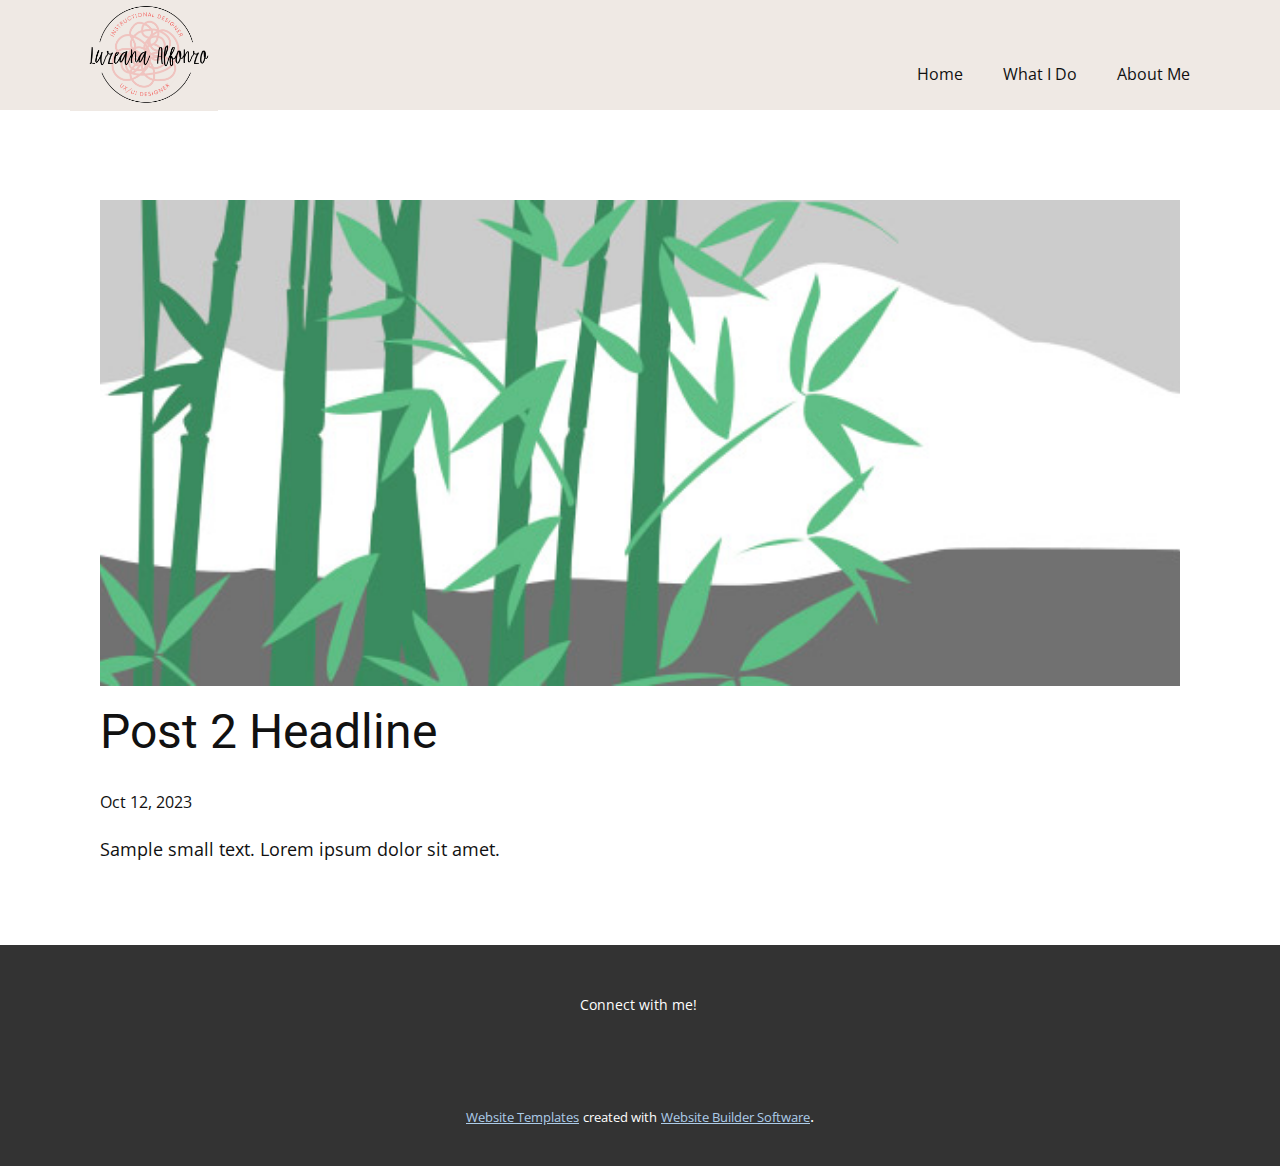
<file: blog/post-1.html>
<!DOCTYPE html>
<html style="font-size: 16px;" lang="en"><head>
    <meta name="viewport" content="width=device-width, initial-scale=1.0">
    <meta charset="utf-8">
    <meta name="keywords" content="Post 1 Headline">
    <meta name="description" content="">
    <title>Post 2 Headline</title>
    <link rel="stylesheet" href="../nicepage.css" media="screen">
<link rel="stylesheet" href="../Post-Template.css" media="screen">
    <script class="u-script" type="text/javascript" src="../jquery.js" defer=""></script>
    <script class="u-script" type="text/javascript" src="../nicepage.js" defer=""></script>
    <meta name="generator" content="Nicepage 5.19.3, nicepage.com">
    <link id="u-theme-google-font" rel="stylesheet" href="https://fonts.googleapis.com/css?family=Roboto:100,100i,300,300i,400,400i,500,500i,700,700i,900,900i|Open+Sans:300,300i,400,400i,500,500i,600,600i,700,700i,800,800i">
    
    
    
    <script type="application/ld+json">{
		"@context": "http://schema.org",
		"@type": "Organization",
		"name": "",
		"logo": "images/LOGO.png"
}</script>
    <meta name="theme-color" content="#478ac9">
  <meta data-intl-tel-input-cdn-path="intlTelInput/"></head>
  <body data-path-to-root="./" class="u-body u-xl-mode" data-lang="en"><header class="u-clearfix u-custom-color-1 u-header u-header" id="sec-88bd"><div class="u-clearfix u-sheet u-valign-middle u-sheet-1">
        <a href="https://nicepage.com" class="u-image u-logo u-image-1" data-image-width="2304" data-image-height="1728">
          <img src="../images/LOGO.png" class="u-logo-image u-logo-image-1">
        </a>
        <nav class="u-menu u-menu-one-level u-offcanvas u-menu-1">
          <div class="menu-collapse" style="font-size: 1rem; letter-spacing: 0px;">
            <a class="u-button-style u-custom-left-right-menu-spacing u-custom-padding-bottom u-custom-top-bottom-menu-spacing u-nav-link u-text-active-palette-1-base u-text-hover-palette-2-base" href="#">
              <svg class="u-svg-link" viewBox="0 0 24 24"><use xmlns:xlink="http://www.w3.org/1999/xlink" xlink:href="#menu-hamburger"></use></svg>
              <svg class="u-svg-content" version="1.1" id="menu-hamburger" viewBox="0 0 16 16" x="0px" y="0px" xmlns:xlink="http://www.w3.org/1999/xlink" xmlns="http://www.w3.org/2000/svg"><g><rect y="1" width="16" height="2"></rect><rect y="7" width="16" height="2"></rect><rect y="13" width="16" height="2"></rect>
</g></svg>
            </a>
          </div>
          <div class="u-custom-menu u-nav-container">
            <ul class="u-nav u-unstyled u-nav-1"><li class="u-nav-item"><a class="u-button-style u-nav-link u-text-active-palette-1-base u-text-hover-palette-2-base" href="../Home.html" style="padding: 10px 20px;">Home</a>
</li><li class="u-nav-item"><a class="u-button-style u-nav-link u-text-active-palette-1-base u-text-hover-palette-2-base" href="../What-I-Do.html" style="padding: 10px 20px;">What I Do</a>
</li><li class="u-nav-item"><a class="u-button-style u-nav-link u-text-active-palette-1-base u-text-hover-palette-2-base" href="../About-Me.html" style="padding: 10px 20px;">About Me</a>
</li></ul>
          </div>
          <div class="u-custom-menu u-nav-container-collapse">
            <div class="u-black u-container-style u-inner-container-layout u-opacity u-opacity-95 u-sidenav">
              <div class="u-inner-container-layout u-sidenav-overflow">
                <div class="u-menu-close"></div>
                <ul class="u-align-center u-nav u-popupmenu-items u-unstyled u-nav-2"><li class="u-nav-item"><a class="u-button-style u-nav-link" href="../Home.html">Home</a>
</li><li class="u-nav-item"><a class="u-button-style u-nav-link" href="../What-I-Do.html">What I Do</a>
</li><li class="u-nav-item"><a class="u-button-style u-nav-link" href="../About-Me.html">About Me</a>
</li></ul>
              </div>
            </div>
            <div class="u-black u-menu-overlay u-opacity u-opacity-70"></div>
          </div>
        </nav>
      </div></header>
    <section class="u-align-center u-clearfix u-section-1" id="sec-8f1d">
      <div class="u-clearfix u-sheet u-valign-middle-md u-valign-middle-sm u-valign-middle-xs u-sheet-1"><!--post_details--><!--post_details_options_json--><!--{"source":""}--><!--/post_details_options_json--><!--blog_post-->
        <div class="u-container-style u-expanded-width u-post-details u-post-details-1">
          <div class="u-container-layout u-valign-middle u-container-layout-1"><!--blog_post_image-->
            <img alt="" class="u-blog-control u-expanded-width u-image u-image-default u-image-1" src="../images/68f64b9d.jpeg"><!--/blog_post_image--><!--blog_post_header-->
            <h2 class="u-blog-control u-text u-text-1">Post 2 Headline</h2><!--/blog_post_header--><!--blog_post_metadata-->
            <div class="u-blog-control u-metadata u-metadata-1"><!--blog_post_metadata_date-->
              <span class="u-meta-date u-meta-icon">Oct 12, 2023</span><!--/blog_post_metadata_date--><!--blog_post_metadata_category-->
              <!--/blog_post_metadata_category--><!--blog_post_metadata_comments-->
              <!--/blog_post_metadata_comments-->
            </div><!--/blog_post_metadata--><!--blog_post_content-->
            <div class="u-align-justify u-blog-control u-post-content u-text u-text-2 fr-view">
  Sample small text. Lorem ipsum dolor sit amet.
  </div><!--/blog_post_content-->
          </div>
        </div><!--/blog_post--><!--/post_details-->
      </div>
    </section>
    
    
    
    <footer class="u-align-center u-clearfix u-footer u-grey-80 u-footer" id="sec-2ef5"><div class="u-clearfix u-sheet u-sheet-1">
        <p class="u-small-text u-text u-text-variant u-text-1">Connect with me!&nbsp;</p>
      </div></footer>
    <section class="u-backlink u-clearfix u-grey-80">
      <a class="u-link" href="https://nicepage.com/website-templates" target="_blank">
        <span>Website Templates</span>
      </a>
      <p class="u-text">
        <span>created with</span>
      </p>
      <a class="u-link" href="" target="_blank">
        <span>Website Builder Software</span>
      </a>. 
    </section>
  
</body></html>
</file>
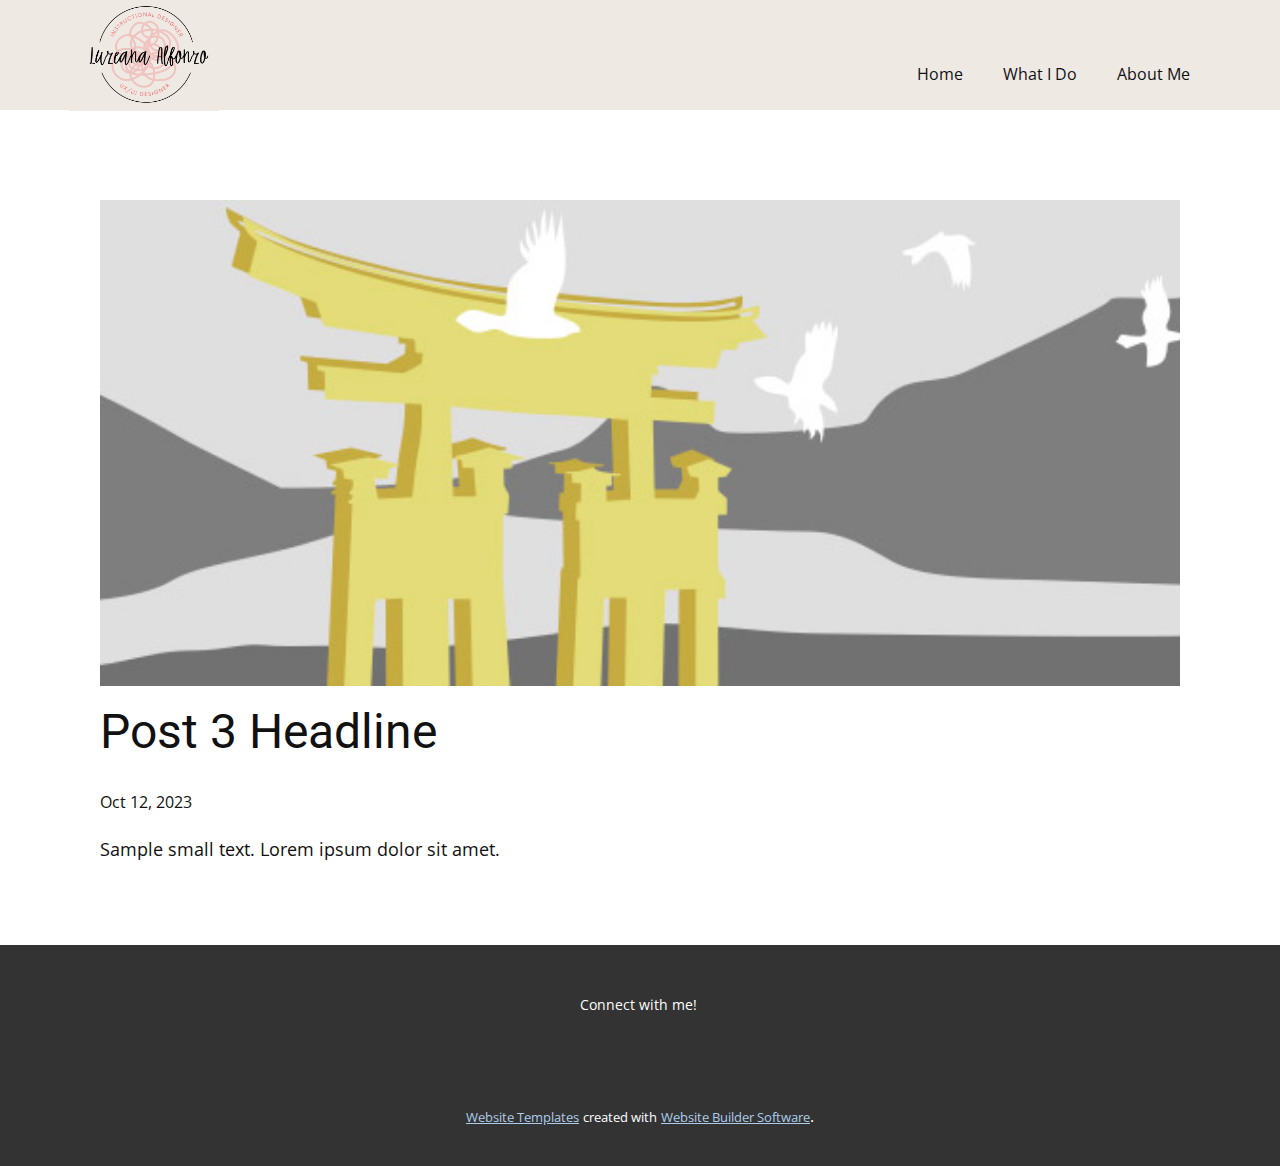
<file: blog/post-2.html>
<!DOCTYPE html>
<html style="font-size: 16px;" lang="en"><head>
    <meta name="viewport" content="width=device-width, initial-scale=1.0">
    <meta charset="utf-8">
    <meta name="keywords" content="Post 1 Headline">
    <meta name="description" content="">
    <title>Post 3 Headline</title>
    <link rel="stylesheet" href="../nicepage.css" media="screen">
<link rel="stylesheet" href="../Post-Template.css" media="screen">
    <script class="u-script" type="text/javascript" src="../jquery.js" defer=""></script>
    <script class="u-script" type="text/javascript" src="../nicepage.js" defer=""></script>
    <meta name="generator" content="Nicepage 5.19.3, nicepage.com">
    <link id="u-theme-google-font" rel="stylesheet" href="https://fonts.googleapis.com/css?family=Roboto:100,100i,300,300i,400,400i,500,500i,700,700i,900,900i|Open+Sans:300,300i,400,400i,500,500i,600,600i,700,700i,800,800i">
    
    
    
    <script type="application/ld+json">{
		"@context": "http://schema.org",
		"@type": "Organization",
		"name": "",
		"logo": "images/LOGO.png"
}</script>
    <meta name="theme-color" content="#478ac9">
  <meta data-intl-tel-input-cdn-path="intlTelInput/"></head>
  <body data-path-to-root="./" class="u-body u-xl-mode" data-lang="en"><header class="u-clearfix u-custom-color-1 u-header u-header" id="sec-88bd"><div class="u-clearfix u-sheet u-valign-middle u-sheet-1">
        <a href="https://nicepage.com" class="u-image u-logo u-image-1" data-image-width="2304" data-image-height="1728">
          <img src="../images/LOGO.png" class="u-logo-image u-logo-image-1">
        </a>
        <nav class="u-menu u-menu-one-level u-offcanvas u-menu-1">
          <div class="menu-collapse" style="font-size: 1rem; letter-spacing: 0px;">
            <a class="u-button-style u-custom-left-right-menu-spacing u-custom-padding-bottom u-custom-top-bottom-menu-spacing u-nav-link u-text-active-palette-1-base u-text-hover-palette-2-base" href="#">
              <svg class="u-svg-link" viewBox="0 0 24 24"><use xmlns:xlink="http://www.w3.org/1999/xlink" xlink:href="#menu-hamburger"></use></svg>
              <svg class="u-svg-content" version="1.1" id="menu-hamburger" viewBox="0 0 16 16" x="0px" y="0px" xmlns:xlink="http://www.w3.org/1999/xlink" xmlns="http://www.w3.org/2000/svg"><g><rect y="1" width="16" height="2"></rect><rect y="7" width="16" height="2"></rect><rect y="13" width="16" height="2"></rect>
</g></svg>
            </a>
          </div>
          <div class="u-custom-menu u-nav-container">
            <ul class="u-nav u-unstyled u-nav-1"><li class="u-nav-item"><a class="u-button-style u-nav-link u-text-active-palette-1-base u-text-hover-palette-2-base" href="../Home.html" style="padding: 10px 20px;">Home</a>
</li><li class="u-nav-item"><a class="u-button-style u-nav-link u-text-active-palette-1-base u-text-hover-palette-2-base" href="../What-I-Do.html" style="padding: 10px 20px;">What I Do</a>
</li><li class="u-nav-item"><a class="u-button-style u-nav-link u-text-active-palette-1-base u-text-hover-palette-2-base" href="../About-Me.html" style="padding: 10px 20px;">About Me</a>
</li></ul>
          </div>
          <div class="u-custom-menu u-nav-container-collapse">
            <div class="u-black u-container-style u-inner-container-layout u-opacity u-opacity-95 u-sidenav">
              <div class="u-inner-container-layout u-sidenav-overflow">
                <div class="u-menu-close"></div>
                <ul class="u-align-center u-nav u-popupmenu-items u-unstyled u-nav-2"><li class="u-nav-item"><a class="u-button-style u-nav-link" href="../Home.html">Home</a>
</li><li class="u-nav-item"><a class="u-button-style u-nav-link" href="../What-I-Do.html">What I Do</a>
</li><li class="u-nav-item"><a class="u-button-style u-nav-link" href="../About-Me.html">About Me</a>
</li></ul>
              </div>
            </div>
            <div class="u-black u-menu-overlay u-opacity u-opacity-70"></div>
          </div>
        </nav>
      </div></header>
    <section class="u-align-center u-clearfix u-section-1" id="sec-8f1d">
      <div class="u-clearfix u-sheet u-valign-middle-md u-valign-middle-sm u-valign-middle-xs u-sheet-1"><!--post_details--><!--post_details_options_json--><!--{"source":""}--><!--/post_details_options_json--><!--blog_post-->
        <div class="u-container-style u-expanded-width u-post-details u-post-details-1">
          <div class="u-container-layout u-valign-middle u-container-layout-1"><!--blog_post_image-->
            <img alt="" class="u-blog-control u-expanded-width u-image u-image-default u-image-1" src="../images/8ad73f3c.jpeg"><!--/blog_post_image--><!--blog_post_header-->
            <h2 class="u-blog-control u-text u-text-1">Post 3 Headline</h2><!--/blog_post_header--><!--blog_post_metadata-->
            <div class="u-blog-control u-metadata u-metadata-1"><!--blog_post_metadata_date-->
              <span class="u-meta-date u-meta-icon">Oct 12, 2023</span><!--/blog_post_metadata_date--><!--blog_post_metadata_category-->
              <!--/blog_post_metadata_category--><!--blog_post_metadata_comments-->
              <!--/blog_post_metadata_comments-->
            </div><!--/blog_post_metadata--><!--blog_post_content-->
            <div class="u-align-justify u-blog-control u-post-content u-text u-text-2 fr-view">
  Sample small text. Lorem ipsum dolor sit amet.
  </div><!--/blog_post_content-->
          </div>
        </div><!--/blog_post--><!--/post_details-->
      </div>
    </section>
    
    
    
    <footer class="u-align-center u-clearfix u-footer u-grey-80 u-footer" id="sec-2ef5"><div class="u-clearfix u-sheet u-sheet-1">
        <p class="u-small-text u-text u-text-variant u-text-1">Connect with me!&nbsp;</p>
      </div></footer>
    <section class="u-backlink u-clearfix u-grey-80">
      <a class="u-link" href="https://nicepage.com/website-templates" target="_blank">
        <span>Website Templates</span>
      </a>
      <p class="u-text">
        <span>created with</span>
      </p>
      <a class="u-link" href="" target="_blank">
        <span>Website Builder Software</span>
      </a>. 
    </section>
  
</body></html>
</file>
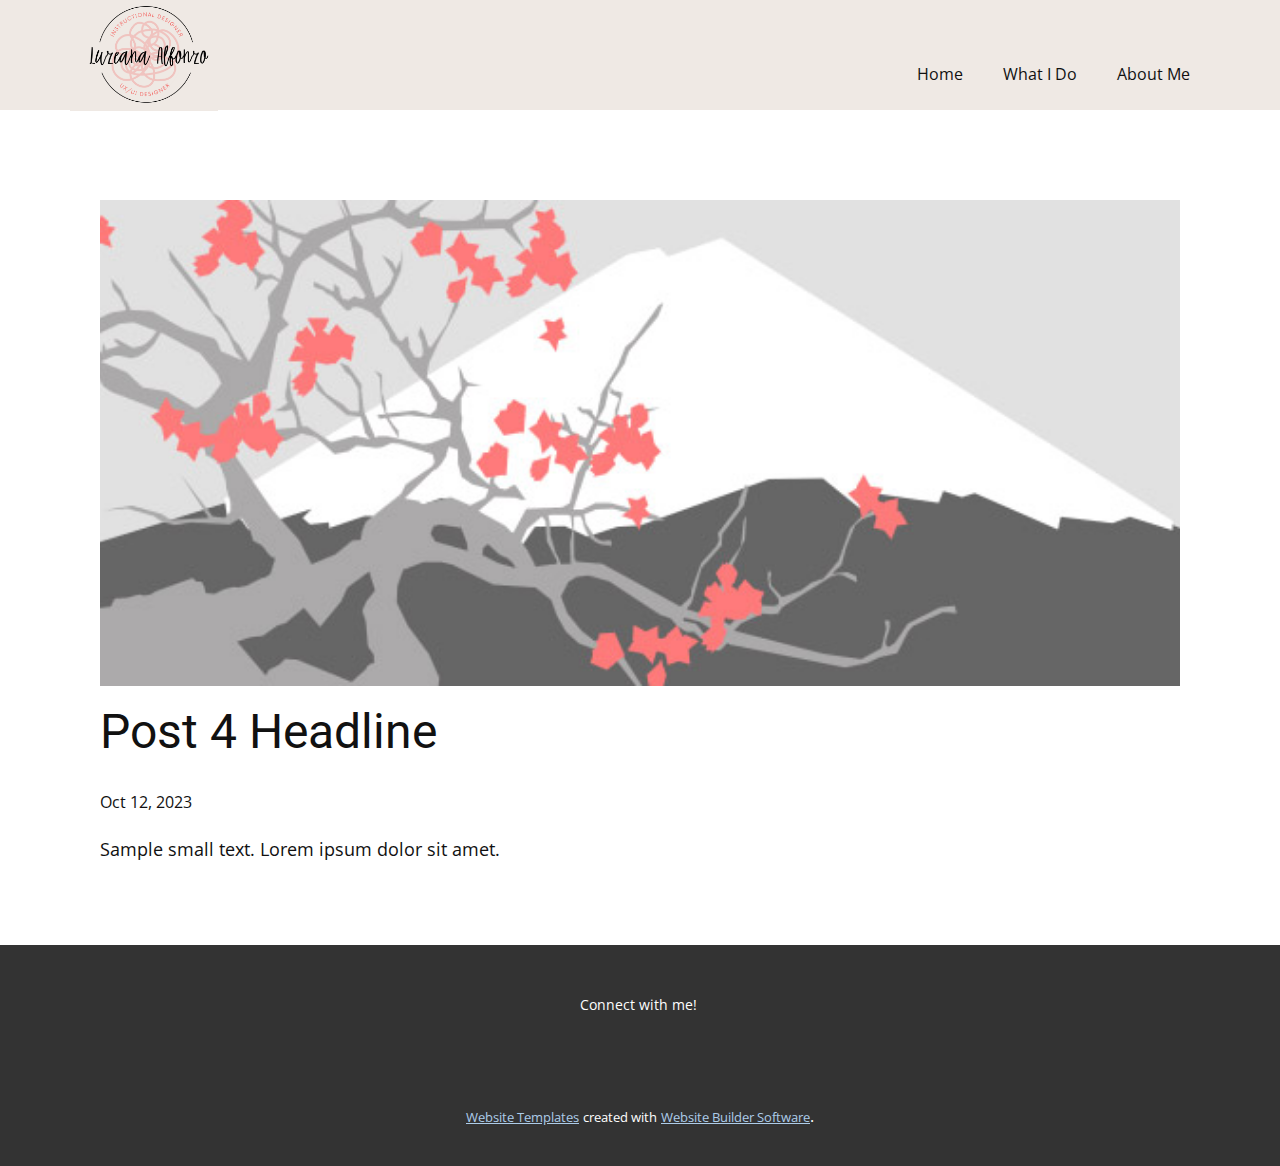
<file: blog/post-3.html>
<!DOCTYPE html>
<html style="font-size: 16px;" lang="en"><head>
    <meta name="viewport" content="width=device-width, initial-scale=1.0">
    <meta charset="utf-8">
    <meta name="keywords" content="Post 1 Headline">
    <meta name="description" content="">
    <title>Post 4 Headline</title>
    <link rel="stylesheet" href="../nicepage.css" media="screen">
<link rel="stylesheet" href="../Post-Template.css" media="screen">
    <script class="u-script" type="text/javascript" src="../jquery.js" defer=""></script>
    <script class="u-script" type="text/javascript" src="../nicepage.js" defer=""></script>
    <meta name="generator" content="Nicepage 5.19.3, nicepage.com">
    <link id="u-theme-google-font" rel="stylesheet" href="https://fonts.googleapis.com/css?family=Roboto:100,100i,300,300i,400,400i,500,500i,700,700i,900,900i|Open+Sans:300,300i,400,400i,500,500i,600,600i,700,700i,800,800i">
    
    
    
    <script type="application/ld+json">{
		"@context": "http://schema.org",
		"@type": "Organization",
		"name": "",
		"logo": "images/LOGO.png"
}</script>
    <meta name="theme-color" content="#478ac9">
  <meta data-intl-tel-input-cdn-path="intlTelInput/"></head>
  <body data-path-to-root="./" class="u-body u-xl-mode" data-lang="en"><header class="u-clearfix u-custom-color-1 u-header u-header" id="sec-88bd"><div class="u-clearfix u-sheet u-valign-middle u-sheet-1">
        <a href="https://nicepage.com" class="u-image u-logo u-image-1" data-image-width="2304" data-image-height="1728">
          <img src="../images/LOGO.png" class="u-logo-image u-logo-image-1">
        </a>
        <nav class="u-menu u-menu-one-level u-offcanvas u-menu-1">
          <div class="menu-collapse" style="font-size: 1rem; letter-spacing: 0px;">
            <a class="u-button-style u-custom-left-right-menu-spacing u-custom-padding-bottom u-custom-top-bottom-menu-spacing u-nav-link u-text-active-palette-1-base u-text-hover-palette-2-base" href="#">
              <svg class="u-svg-link" viewBox="0 0 24 24"><use xmlns:xlink="http://www.w3.org/1999/xlink" xlink:href="#menu-hamburger"></use></svg>
              <svg class="u-svg-content" version="1.1" id="menu-hamburger" viewBox="0 0 16 16" x="0px" y="0px" xmlns:xlink="http://www.w3.org/1999/xlink" xmlns="http://www.w3.org/2000/svg"><g><rect y="1" width="16" height="2"></rect><rect y="7" width="16" height="2"></rect><rect y="13" width="16" height="2"></rect>
</g></svg>
            </a>
          </div>
          <div class="u-custom-menu u-nav-container">
            <ul class="u-nav u-unstyled u-nav-1"><li class="u-nav-item"><a class="u-button-style u-nav-link u-text-active-palette-1-base u-text-hover-palette-2-base" href="../Home.html" style="padding: 10px 20px;">Home</a>
</li><li class="u-nav-item"><a class="u-button-style u-nav-link u-text-active-palette-1-base u-text-hover-palette-2-base" href="../What-I-Do.html" style="padding: 10px 20px;">What I Do</a>
</li><li class="u-nav-item"><a class="u-button-style u-nav-link u-text-active-palette-1-base u-text-hover-palette-2-base" href="../About-Me.html" style="padding: 10px 20px;">About Me</a>
</li></ul>
          </div>
          <div class="u-custom-menu u-nav-container-collapse">
            <div class="u-black u-container-style u-inner-container-layout u-opacity u-opacity-95 u-sidenav">
              <div class="u-inner-container-layout u-sidenav-overflow">
                <div class="u-menu-close"></div>
                <ul class="u-align-center u-nav u-popupmenu-items u-unstyled u-nav-2"><li class="u-nav-item"><a class="u-button-style u-nav-link" href="../Home.html">Home</a>
</li><li class="u-nav-item"><a class="u-button-style u-nav-link" href="../What-I-Do.html">What I Do</a>
</li><li class="u-nav-item"><a class="u-button-style u-nav-link" href="../About-Me.html">About Me</a>
</li></ul>
              </div>
            </div>
            <div class="u-black u-menu-overlay u-opacity u-opacity-70"></div>
          </div>
        </nav>
      </div></header>
    <section class="u-align-center u-clearfix u-section-1" id="sec-8f1d">
      <div class="u-clearfix u-sheet u-valign-middle-md u-valign-middle-sm u-valign-middle-xs u-sheet-1"><!--post_details--><!--post_details_options_json--><!--{"source":""}--><!--/post_details_options_json--><!--blog_post-->
        <div class="u-container-style u-expanded-width u-post-details u-post-details-1">
          <div class="u-container-layout u-valign-middle u-container-layout-1"><!--blog_post_image-->
            <img alt="" class="u-blog-control u-expanded-width u-image u-image-default u-image-1" src="../images/0fd3416c.jpeg"><!--/blog_post_image--><!--blog_post_header-->
            <h2 class="u-blog-control u-text u-text-1">Post 4 Headline</h2><!--/blog_post_header--><!--blog_post_metadata-->
            <div class="u-blog-control u-metadata u-metadata-1"><!--blog_post_metadata_date-->
              <span class="u-meta-date u-meta-icon">Oct 12, 2023</span><!--/blog_post_metadata_date--><!--blog_post_metadata_category-->
              <!--/blog_post_metadata_category--><!--blog_post_metadata_comments-->
              <!--/blog_post_metadata_comments-->
            </div><!--/blog_post_metadata--><!--blog_post_content-->
            <div class="u-align-justify u-blog-control u-post-content u-text u-text-2 fr-view">
  Sample small text. Lorem ipsum dolor sit amet.
  </div><!--/blog_post_content-->
          </div>
        </div><!--/blog_post--><!--/post_details-->
      </div>
    </section>
    
    
    
    <footer class="u-align-center u-clearfix u-footer u-grey-80 u-footer" id="sec-2ef5"><div class="u-clearfix u-sheet u-sheet-1">
        <p class="u-small-text u-text u-text-variant u-text-1">Connect with me!&nbsp;</p>
      </div></footer>
    <section class="u-backlink u-clearfix u-grey-80">
      <a class="u-link" href="https://nicepage.com/website-templates" target="_blank">
        <span>Website Templates</span>
      </a>
      <p class="u-text">
        <span>created with</span>
      </p>
      <a class="u-link" href="" target="_blank">
        <span>Website Builder Software</span>
      </a>. 
    </section>
  
</body></html>
</file>
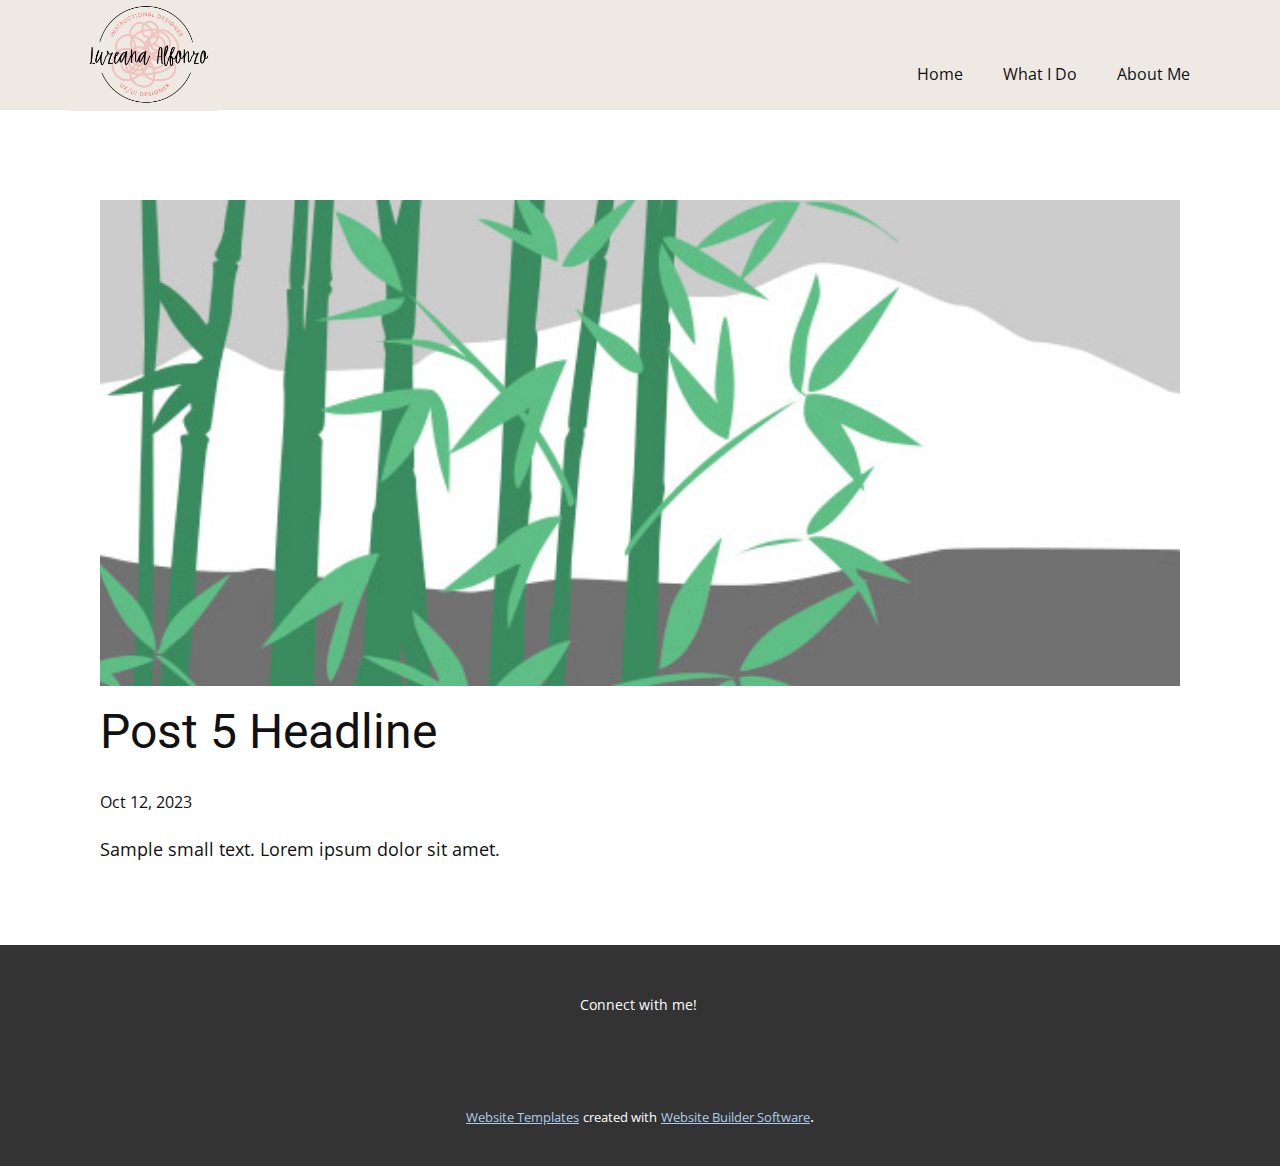
<file: blog/post-4.html>
<!DOCTYPE html>
<html style="font-size: 16px;" lang="en"><head>
    <meta name="viewport" content="width=device-width, initial-scale=1.0">
    <meta charset="utf-8">
    <meta name="keywords" content="Post 1 Headline">
    <meta name="description" content="">
    <title>Post 5 Headline</title>
    <link rel="stylesheet" href="../nicepage.css" media="screen">
<link rel="stylesheet" href="../Post-Template.css" media="screen">
    <script class="u-script" type="text/javascript" src="../jquery.js" defer=""></script>
    <script class="u-script" type="text/javascript" src="../nicepage.js" defer=""></script>
    <meta name="generator" content="Nicepage 5.19.3, nicepage.com">
    <link id="u-theme-google-font" rel="stylesheet" href="https://fonts.googleapis.com/css?family=Roboto:100,100i,300,300i,400,400i,500,500i,700,700i,900,900i|Open+Sans:300,300i,400,400i,500,500i,600,600i,700,700i,800,800i">
    
    
    
    <script type="application/ld+json">{
		"@context": "http://schema.org",
		"@type": "Organization",
		"name": "",
		"logo": "images/LOGO.png"
}</script>
    <meta name="theme-color" content="#478ac9">
  <meta data-intl-tel-input-cdn-path="intlTelInput/"></head>
  <body data-path-to-root="./" class="u-body u-xl-mode" data-lang="en"><header class="u-clearfix u-custom-color-1 u-header u-header" id="sec-88bd"><div class="u-clearfix u-sheet u-valign-middle u-sheet-1">
        <a href="https://nicepage.com" class="u-image u-logo u-image-1" data-image-width="2304" data-image-height="1728">
          <img src="../images/LOGO.png" class="u-logo-image u-logo-image-1">
        </a>
        <nav class="u-menu u-menu-one-level u-offcanvas u-menu-1">
          <div class="menu-collapse" style="font-size: 1rem; letter-spacing: 0px;">
            <a class="u-button-style u-custom-left-right-menu-spacing u-custom-padding-bottom u-custom-top-bottom-menu-spacing u-nav-link u-text-active-palette-1-base u-text-hover-palette-2-base" href="#">
              <svg class="u-svg-link" viewBox="0 0 24 24"><use xmlns:xlink="http://www.w3.org/1999/xlink" xlink:href="#menu-hamburger"></use></svg>
              <svg class="u-svg-content" version="1.1" id="menu-hamburger" viewBox="0 0 16 16" x="0px" y="0px" xmlns:xlink="http://www.w3.org/1999/xlink" xmlns="http://www.w3.org/2000/svg"><g><rect y="1" width="16" height="2"></rect><rect y="7" width="16" height="2"></rect><rect y="13" width="16" height="2"></rect>
</g></svg>
            </a>
          </div>
          <div class="u-custom-menu u-nav-container">
            <ul class="u-nav u-unstyled u-nav-1"><li class="u-nav-item"><a class="u-button-style u-nav-link u-text-active-palette-1-base u-text-hover-palette-2-base" href="../Home.html" style="padding: 10px 20px;">Home</a>
</li><li class="u-nav-item"><a class="u-button-style u-nav-link u-text-active-palette-1-base u-text-hover-palette-2-base" href="../What-I-Do.html" style="padding: 10px 20px;">What I Do</a>
</li><li class="u-nav-item"><a class="u-button-style u-nav-link u-text-active-palette-1-base u-text-hover-palette-2-base" href="../About-Me.html" style="padding: 10px 20px;">About Me</a>
</li></ul>
          </div>
          <div class="u-custom-menu u-nav-container-collapse">
            <div class="u-black u-container-style u-inner-container-layout u-opacity u-opacity-95 u-sidenav">
              <div class="u-inner-container-layout u-sidenav-overflow">
                <div class="u-menu-close"></div>
                <ul class="u-align-center u-nav u-popupmenu-items u-unstyled u-nav-2"><li class="u-nav-item"><a class="u-button-style u-nav-link" href="../Home.html">Home</a>
</li><li class="u-nav-item"><a class="u-button-style u-nav-link" href="../What-I-Do.html">What I Do</a>
</li><li class="u-nav-item"><a class="u-button-style u-nav-link" href="../About-Me.html">About Me</a>
</li></ul>
              </div>
            </div>
            <div class="u-black u-menu-overlay u-opacity u-opacity-70"></div>
          </div>
        </nav>
      </div></header>
    <section class="u-align-center u-clearfix u-section-1" id="sec-8f1d">
      <div class="u-clearfix u-sheet u-valign-middle-md u-valign-middle-sm u-valign-middle-xs u-sheet-1"><!--post_details--><!--post_details_options_json--><!--{"source":""}--><!--/post_details_options_json--><!--blog_post-->
        <div class="u-container-style u-expanded-width u-post-details u-post-details-1">
          <div class="u-container-layout u-valign-middle u-container-layout-1"><!--blog_post_image-->
            <img alt="" class="u-blog-control u-expanded-width u-image u-image-default u-image-1" src="../images/68f64b9d.jpeg"><!--/blog_post_image--><!--blog_post_header-->
            <h2 class="u-blog-control u-text u-text-1">Post 5 Headline</h2><!--/blog_post_header--><!--blog_post_metadata-->
            <div class="u-blog-control u-metadata u-metadata-1"><!--blog_post_metadata_date-->
              <span class="u-meta-date u-meta-icon">Oct 12, 2023</span><!--/blog_post_metadata_date--><!--blog_post_metadata_category-->
              <!--/blog_post_metadata_category--><!--blog_post_metadata_comments-->
              <!--/blog_post_metadata_comments-->
            </div><!--/blog_post_metadata--><!--blog_post_content-->
            <div class="u-align-justify u-blog-control u-post-content u-text u-text-2 fr-view">
  Sample small text. Lorem ipsum dolor sit amet.
  </div><!--/blog_post_content-->
          </div>
        </div><!--/blog_post--><!--/post_details-->
      </div>
    </section>
    
    
    
    <footer class="u-align-center u-clearfix u-footer u-grey-80 u-footer" id="sec-2ef5"><div class="u-clearfix u-sheet u-sheet-1">
        <p class="u-small-text u-text u-text-variant u-text-1">Connect with me!&nbsp;</p>
      </div></footer>
    <section class="u-backlink u-clearfix u-grey-80">
      <a class="u-link" href="https://nicepage.com/website-templates" target="_blank">
        <span>Website Templates</span>
      </a>
      <p class="u-text">
        <span>created with</span>
      </p>
      <a class="u-link" href="" target="_blank">
        <span>Website Builder Software</span>
      </a>. 
    </section>
  
</body></html>
</file>
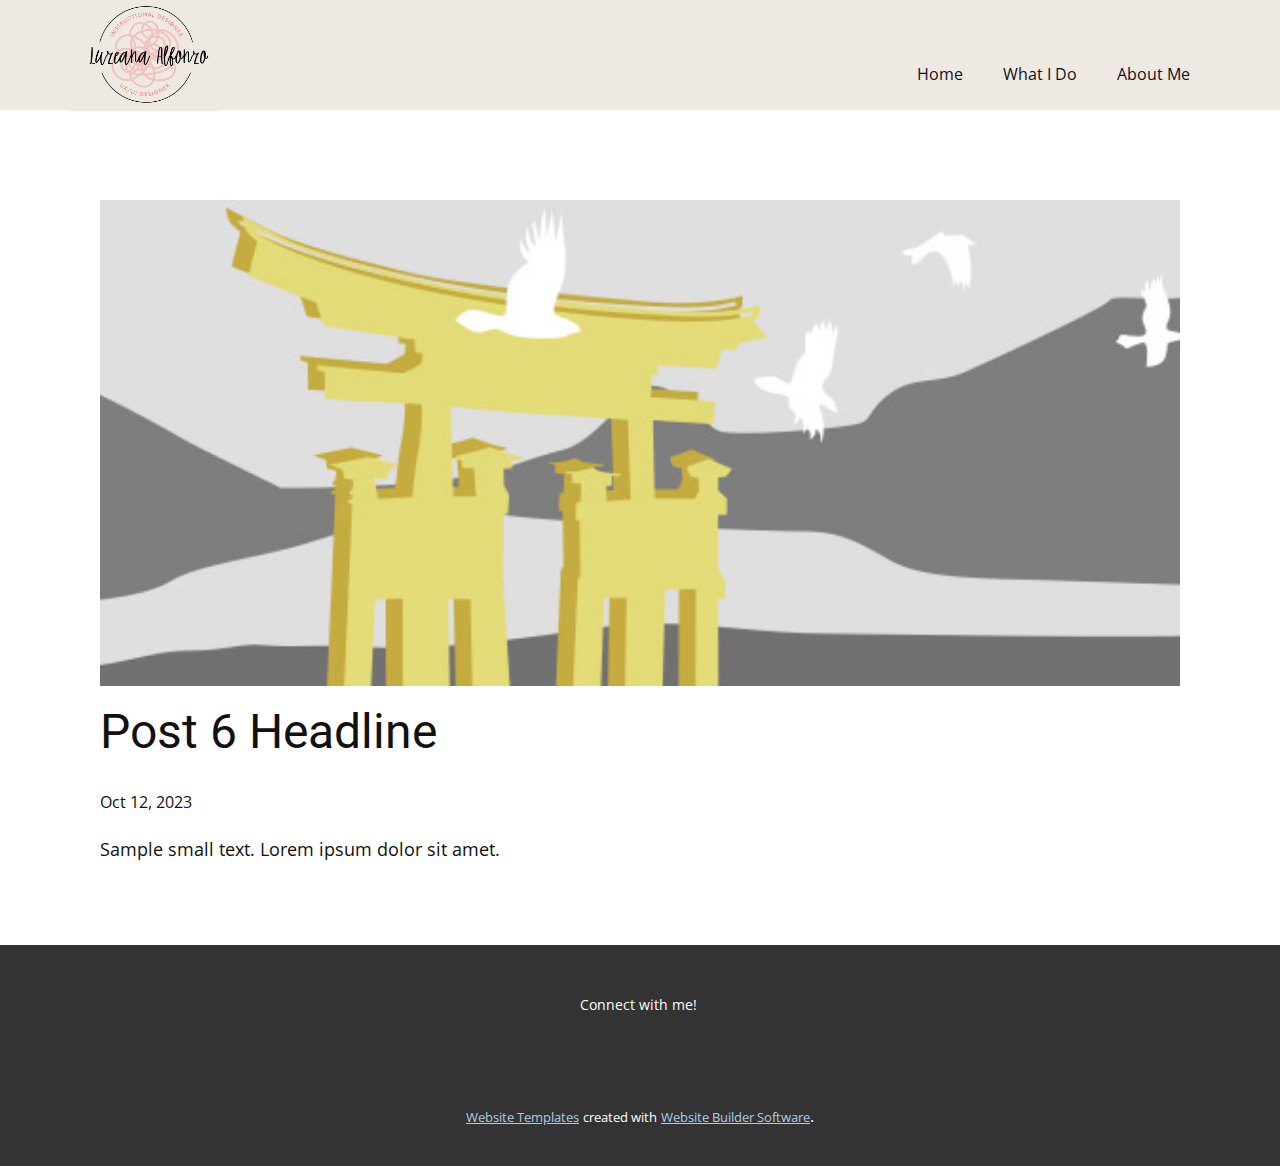
<file: blog/post-5.html>
<!DOCTYPE html>
<html style="font-size: 16px;" lang="en"><head>
    <meta name="viewport" content="width=device-width, initial-scale=1.0">
    <meta charset="utf-8">
    <meta name="keywords" content="Post 1 Headline">
    <meta name="description" content="">
    <title>Post 6 Headline</title>
    <link rel="stylesheet" href="../nicepage.css" media="screen">
<link rel="stylesheet" href="../Post-Template.css" media="screen">
    <script class="u-script" type="text/javascript" src="../jquery.js" defer=""></script>
    <script class="u-script" type="text/javascript" src="../nicepage.js" defer=""></script>
    <meta name="generator" content="Nicepage 5.19.3, nicepage.com">
    <link id="u-theme-google-font" rel="stylesheet" href="https://fonts.googleapis.com/css?family=Roboto:100,100i,300,300i,400,400i,500,500i,700,700i,900,900i|Open+Sans:300,300i,400,400i,500,500i,600,600i,700,700i,800,800i">
    
    
    
    <script type="application/ld+json">{
		"@context": "http://schema.org",
		"@type": "Organization",
		"name": "",
		"logo": "images/LOGO.png"
}</script>
    <meta name="theme-color" content="#478ac9">
  <meta data-intl-tel-input-cdn-path="intlTelInput/"></head>
  <body data-path-to-root="./" class="u-body u-xl-mode" data-lang="en"><header class="u-clearfix u-custom-color-1 u-header u-header" id="sec-88bd"><div class="u-clearfix u-sheet u-valign-middle u-sheet-1">
        <a href="https://nicepage.com" class="u-image u-logo u-image-1" data-image-width="2304" data-image-height="1728">
          <img src="../images/LOGO.png" class="u-logo-image u-logo-image-1">
        </a>
        <nav class="u-menu u-menu-one-level u-offcanvas u-menu-1">
          <div class="menu-collapse" style="font-size: 1rem; letter-spacing: 0px;">
            <a class="u-button-style u-custom-left-right-menu-spacing u-custom-padding-bottom u-custom-top-bottom-menu-spacing u-nav-link u-text-active-palette-1-base u-text-hover-palette-2-base" href="#">
              <svg class="u-svg-link" viewBox="0 0 24 24"><use xmlns:xlink="http://www.w3.org/1999/xlink" xlink:href="#menu-hamburger"></use></svg>
              <svg class="u-svg-content" version="1.1" id="menu-hamburger" viewBox="0 0 16 16" x="0px" y="0px" xmlns:xlink="http://www.w3.org/1999/xlink" xmlns="http://www.w3.org/2000/svg"><g><rect y="1" width="16" height="2"></rect><rect y="7" width="16" height="2"></rect><rect y="13" width="16" height="2"></rect>
</g></svg>
            </a>
          </div>
          <div class="u-custom-menu u-nav-container">
            <ul class="u-nav u-unstyled u-nav-1"><li class="u-nav-item"><a class="u-button-style u-nav-link u-text-active-palette-1-base u-text-hover-palette-2-base" href="../Home.html" style="padding: 10px 20px;">Home</a>
</li><li class="u-nav-item"><a class="u-button-style u-nav-link u-text-active-palette-1-base u-text-hover-palette-2-base" href="../What-I-Do.html" style="padding: 10px 20px;">What I Do</a>
</li><li class="u-nav-item"><a class="u-button-style u-nav-link u-text-active-palette-1-base u-text-hover-palette-2-base" href="../About-Me.html" style="padding: 10px 20px;">About Me</a>
</li></ul>
          </div>
          <div class="u-custom-menu u-nav-container-collapse">
            <div class="u-black u-container-style u-inner-container-layout u-opacity u-opacity-95 u-sidenav">
              <div class="u-inner-container-layout u-sidenav-overflow">
                <div class="u-menu-close"></div>
                <ul class="u-align-center u-nav u-popupmenu-items u-unstyled u-nav-2"><li class="u-nav-item"><a class="u-button-style u-nav-link" href="../Home.html">Home</a>
</li><li class="u-nav-item"><a class="u-button-style u-nav-link" href="../What-I-Do.html">What I Do</a>
</li><li class="u-nav-item"><a class="u-button-style u-nav-link" href="../About-Me.html">About Me</a>
</li></ul>
              </div>
            </div>
            <div class="u-black u-menu-overlay u-opacity u-opacity-70"></div>
          </div>
        </nav>
      </div></header>
    <section class="u-align-center u-clearfix u-section-1" id="sec-8f1d">
      <div class="u-clearfix u-sheet u-valign-middle-md u-valign-middle-sm u-valign-middle-xs u-sheet-1"><!--post_details--><!--post_details_options_json--><!--{"source":""}--><!--/post_details_options_json--><!--blog_post-->
        <div class="u-container-style u-expanded-width u-post-details u-post-details-1">
          <div class="u-container-layout u-valign-middle u-container-layout-1"><!--blog_post_image-->
            <img alt="" class="u-blog-control u-expanded-width u-image u-image-default u-image-1" src="../images/8ad73f3c.jpeg"><!--/blog_post_image--><!--blog_post_header-->
            <h2 class="u-blog-control u-text u-text-1">Post 6 Headline</h2><!--/blog_post_header--><!--blog_post_metadata-->
            <div class="u-blog-control u-metadata u-metadata-1"><!--blog_post_metadata_date-->
              <span class="u-meta-date u-meta-icon">Oct 12, 2023</span><!--/blog_post_metadata_date--><!--blog_post_metadata_category-->
              <!--/blog_post_metadata_category--><!--blog_post_metadata_comments-->
              <!--/blog_post_metadata_comments-->
            </div><!--/blog_post_metadata--><!--blog_post_content-->
            <div class="u-align-justify u-blog-control u-post-content u-text u-text-2 fr-view">
  Sample small text. Lorem ipsum dolor sit amet.
  </div><!--/blog_post_content-->
          </div>
        </div><!--/blog_post--><!--/post_details-->
      </div>
    </section>
    
    
    
    <footer class="u-align-center u-clearfix u-footer u-grey-80 u-footer" id="sec-2ef5"><div class="u-clearfix u-sheet u-sheet-1">
        <p class="u-small-text u-text u-text-variant u-text-1">Connect with me!&nbsp;</p>
      </div></footer>
    <section class="u-backlink u-clearfix u-grey-80">
      <a class="u-link" href="https://nicepage.com/website-templates" target="_blank">
        <span>Website Templates</span>
      </a>
      <p class="u-text">
        <span>created with</span>
      </p>
      <a class="u-link" href="" target="_blank">
        <span>Website Builder Software</span>
      </a>. 
    </section>
  
</body></html>
</file>
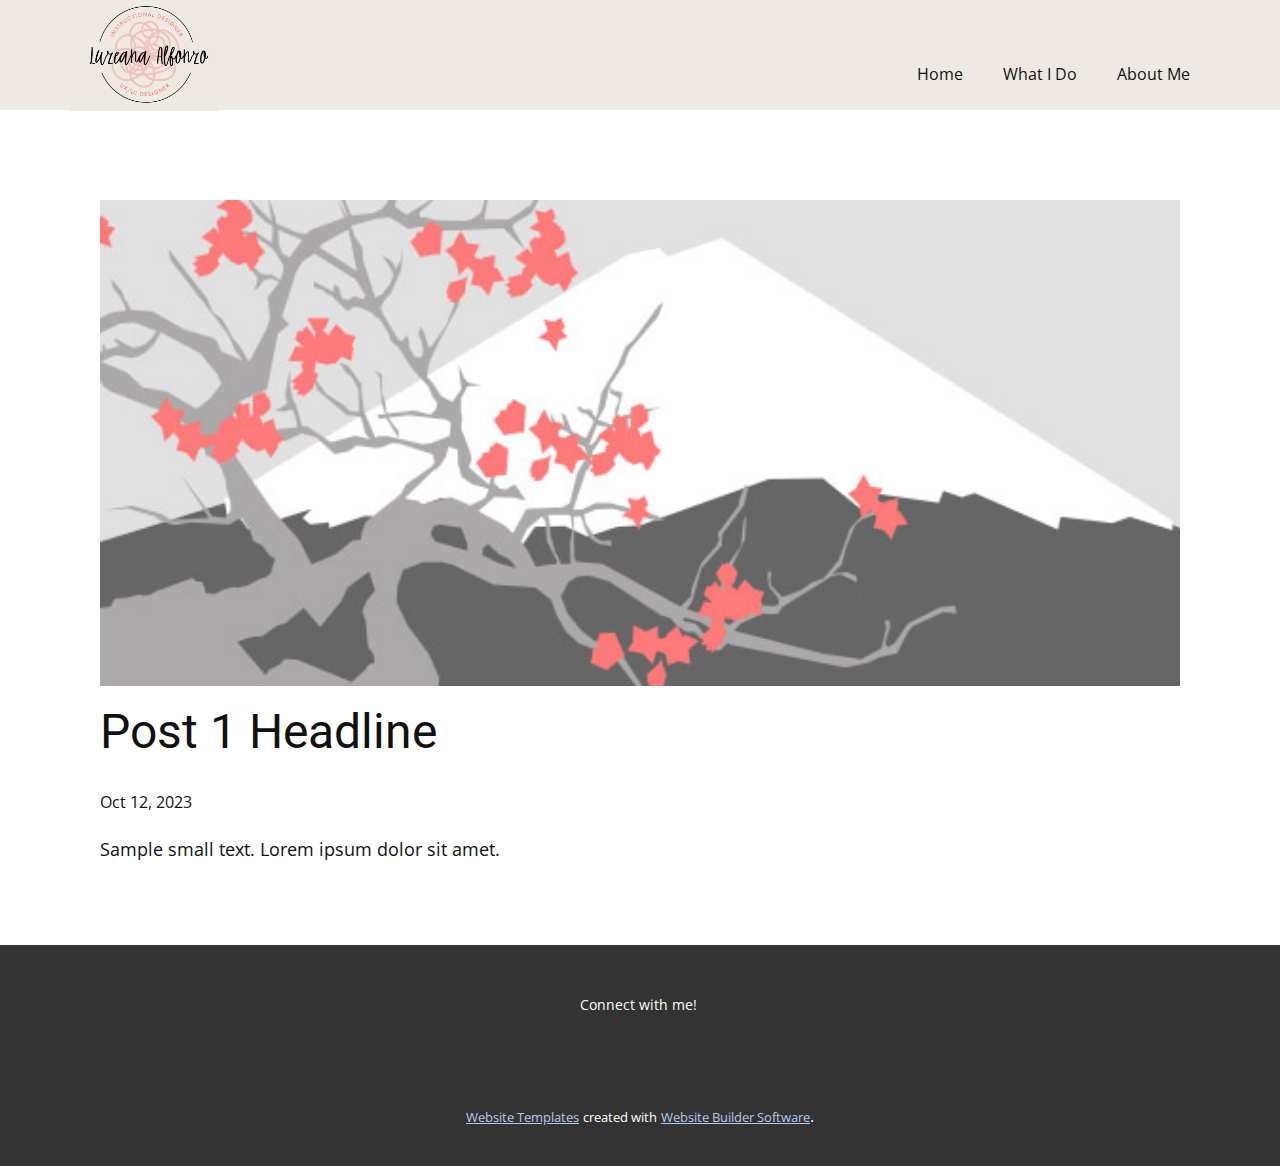
<file: blog/post.html>
<!DOCTYPE html>
<html style="font-size: 16px;" lang="en"><head>
    <meta name="viewport" content="width=device-width, initial-scale=1.0">
    <meta charset="utf-8">
    <meta name="keywords" content="Post 1 Headline">
    <meta name="description" content="">
    <title>Post 1 Headline</title>
    <link rel="stylesheet" href="../nicepage.css" media="screen">
<link rel="stylesheet" href="../Post-Template.css" media="screen">
    <script class="u-script" type="text/javascript" src="../jquery.js" defer=""></script>
    <script class="u-script" type="text/javascript" src="../nicepage.js" defer=""></script>
    <meta name="generator" content="Nicepage 5.19.3, nicepage.com">
    <link id="u-theme-google-font" rel="stylesheet" href="https://fonts.googleapis.com/css?family=Roboto:100,100i,300,300i,400,400i,500,500i,700,700i,900,900i|Open+Sans:300,300i,400,400i,500,500i,600,600i,700,700i,800,800i">
    
    
    
    <script type="application/ld+json">{
		"@context": "http://schema.org",
		"@type": "Organization",
		"name": "",
		"logo": "images/LOGO.png"
}</script>
    <meta name="theme-color" content="#478ac9">
  <meta data-intl-tel-input-cdn-path="intlTelInput/"></head>
  <body data-path-to-root="./" class="u-body u-xl-mode" data-lang="en"><header class="u-clearfix u-custom-color-1 u-header u-header" id="sec-88bd"><div class="u-clearfix u-sheet u-valign-middle u-sheet-1">
        <a href="https://nicepage.com" class="u-image u-logo u-image-1" data-image-width="2304" data-image-height="1728">
          <img src="../images/LOGO.png" class="u-logo-image u-logo-image-1">
        </a>
        <nav class="u-menu u-menu-one-level u-offcanvas u-menu-1">
          <div class="menu-collapse" style="font-size: 1rem; letter-spacing: 0px;">
            <a class="u-button-style u-custom-left-right-menu-spacing u-custom-padding-bottom u-custom-top-bottom-menu-spacing u-nav-link u-text-active-palette-1-base u-text-hover-palette-2-base" href="#">
              <svg class="u-svg-link" viewBox="0 0 24 24"><use xmlns:xlink="http://www.w3.org/1999/xlink" xlink:href="#menu-hamburger"></use></svg>
              <svg class="u-svg-content" version="1.1" id="menu-hamburger" viewBox="0 0 16 16" x="0px" y="0px" xmlns:xlink="http://www.w3.org/1999/xlink" xmlns="http://www.w3.org/2000/svg"><g><rect y="1" width="16" height="2"></rect><rect y="7" width="16" height="2"></rect><rect y="13" width="16" height="2"></rect>
</g></svg>
            </a>
          </div>
          <div class="u-custom-menu u-nav-container">
            <ul class="u-nav u-unstyled u-nav-1"><li class="u-nav-item"><a class="u-button-style u-nav-link u-text-active-palette-1-base u-text-hover-palette-2-base" href="../Home.html" style="padding: 10px 20px;">Home</a>
</li><li class="u-nav-item"><a class="u-button-style u-nav-link u-text-active-palette-1-base u-text-hover-palette-2-base" href="../What-I-Do.html" style="padding: 10px 20px;">What I Do</a>
</li><li class="u-nav-item"><a class="u-button-style u-nav-link u-text-active-palette-1-base u-text-hover-palette-2-base" href="../About-Me.html" style="padding: 10px 20px;">About Me</a>
</li></ul>
          </div>
          <div class="u-custom-menu u-nav-container-collapse">
            <div class="u-black u-container-style u-inner-container-layout u-opacity u-opacity-95 u-sidenav">
              <div class="u-inner-container-layout u-sidenav-overflow">
                <div class="u-menu-close"></div>
                <ul class="u-align-center u-nav u-popupmenu-items u-unstyled u-nav-2"><li class="u-nav-item"><a class="u-button-style u-nav-link" href="../Home.html">Home</a>
</li><li class="u-nav-item"><a class="u-button-style u-nav-link" href="../What-I-Do.html">What I Do</a>
</li><li class="u-nav-item"><a class="u-button-style u-nav-link" href="../About-Me.html">About Me</a>
</li></ul>
              </div>
            </div>
            <div class="u-black u-menu-overlay u-opacity u-opacity-70"></div>
          </div>
        </nav>
      </div></header>
    <section class="u-align-center u-clearfix u-section-1" id="sec-8f1d">
      <div class="u-clearfix u-sheet u-valign-middle-md u-valign-middle-sm u-valign-middle-xs u-sheet-1"><!--post_details--><!--post_details_options_json--><!--{"source":""}--><!--/post_details_options_json--><!--blog_post-->
        <div class="u-container-style u-expanded-width u-post-details u-post-details-1">
          <div class="u-container-layout u-valign-middle u-container-layout-1"><!--blog_post_image-->
            <img alt="" class="u-blog-control u-expanded-width u-image u-image-default u-image-1" src="../images/0fd3416c.jpeg"><!--/blog_post_image--><!--blog_post_header-->
            <h2 class="u-blog-control u-text u-text-1">Post 1 Headline</h2><!--/blog_post_header--><!--blog_post_metadata-->
            <div class="u-blog-control u-metadata u-metadata-1"><!--blog_post_metadata_date-->
              <span class="u-meta-date u-meta-icon">Oct 12, 2023</span><!--/blog_post_metadata_date--><!--blog_post_metadata_category-->
              <!--/blog_post_metadata_category--><!--blog_post_metadata_comments-->
              <!--/blog_post_metadata_comments-->
            </div><!--/blog_post_metadata--><!--blog_post_content-->
            <div class="u-align-justify u-blog-control u-post-content u-text u-text-2 fr-view">
  Sample small text. Lorem ipsum dolor sit amet.
  </div><!--/blog_post_content-->
          </div>
        </div><!--/blog_post--><!--/post_details-->
      </div>
    </section>
    
    
    
    <footer class="u-align-center u-clearfix u-footer u-grey-80 u-footer" id="sec-2ef5"><div class="u-clearfix u-sheet u-sheet-1">
        <p class="u-small-text u-text u-text-variant u-text-1">Connect with me!&nbsp;</p>
      </div></footer>
    <section class="u-backlink u-clearfix u-grey-80">
      <a class="u-link" href="https://nicepage.com/website-templates" target="_blank">
        <span>Website Templates</span>
      </a>
      <p class="u-text">
        <span>created with</span>
      </p>
      <a class="u-link" href="" target="_blank">
        <span>Website Builder Software</span>
      </a>. 
    </section>
  
</body></html>
</file>
